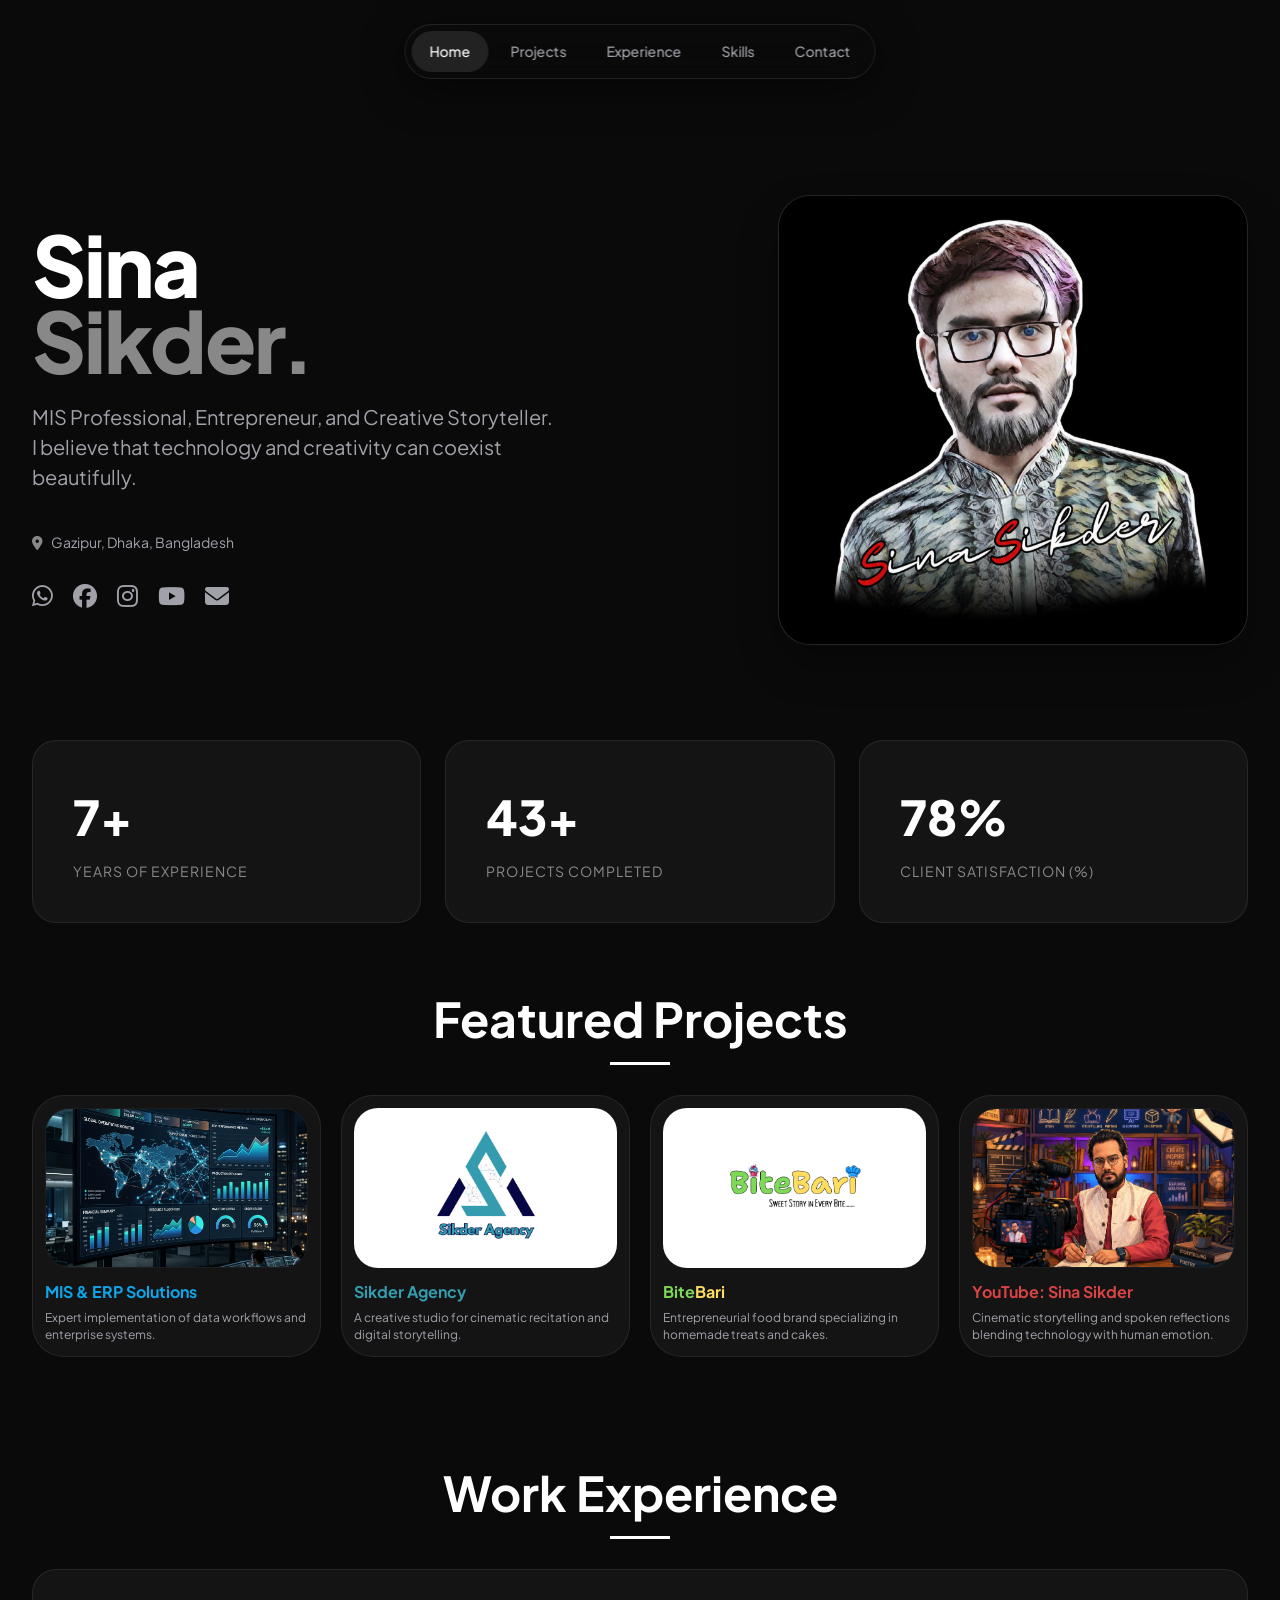
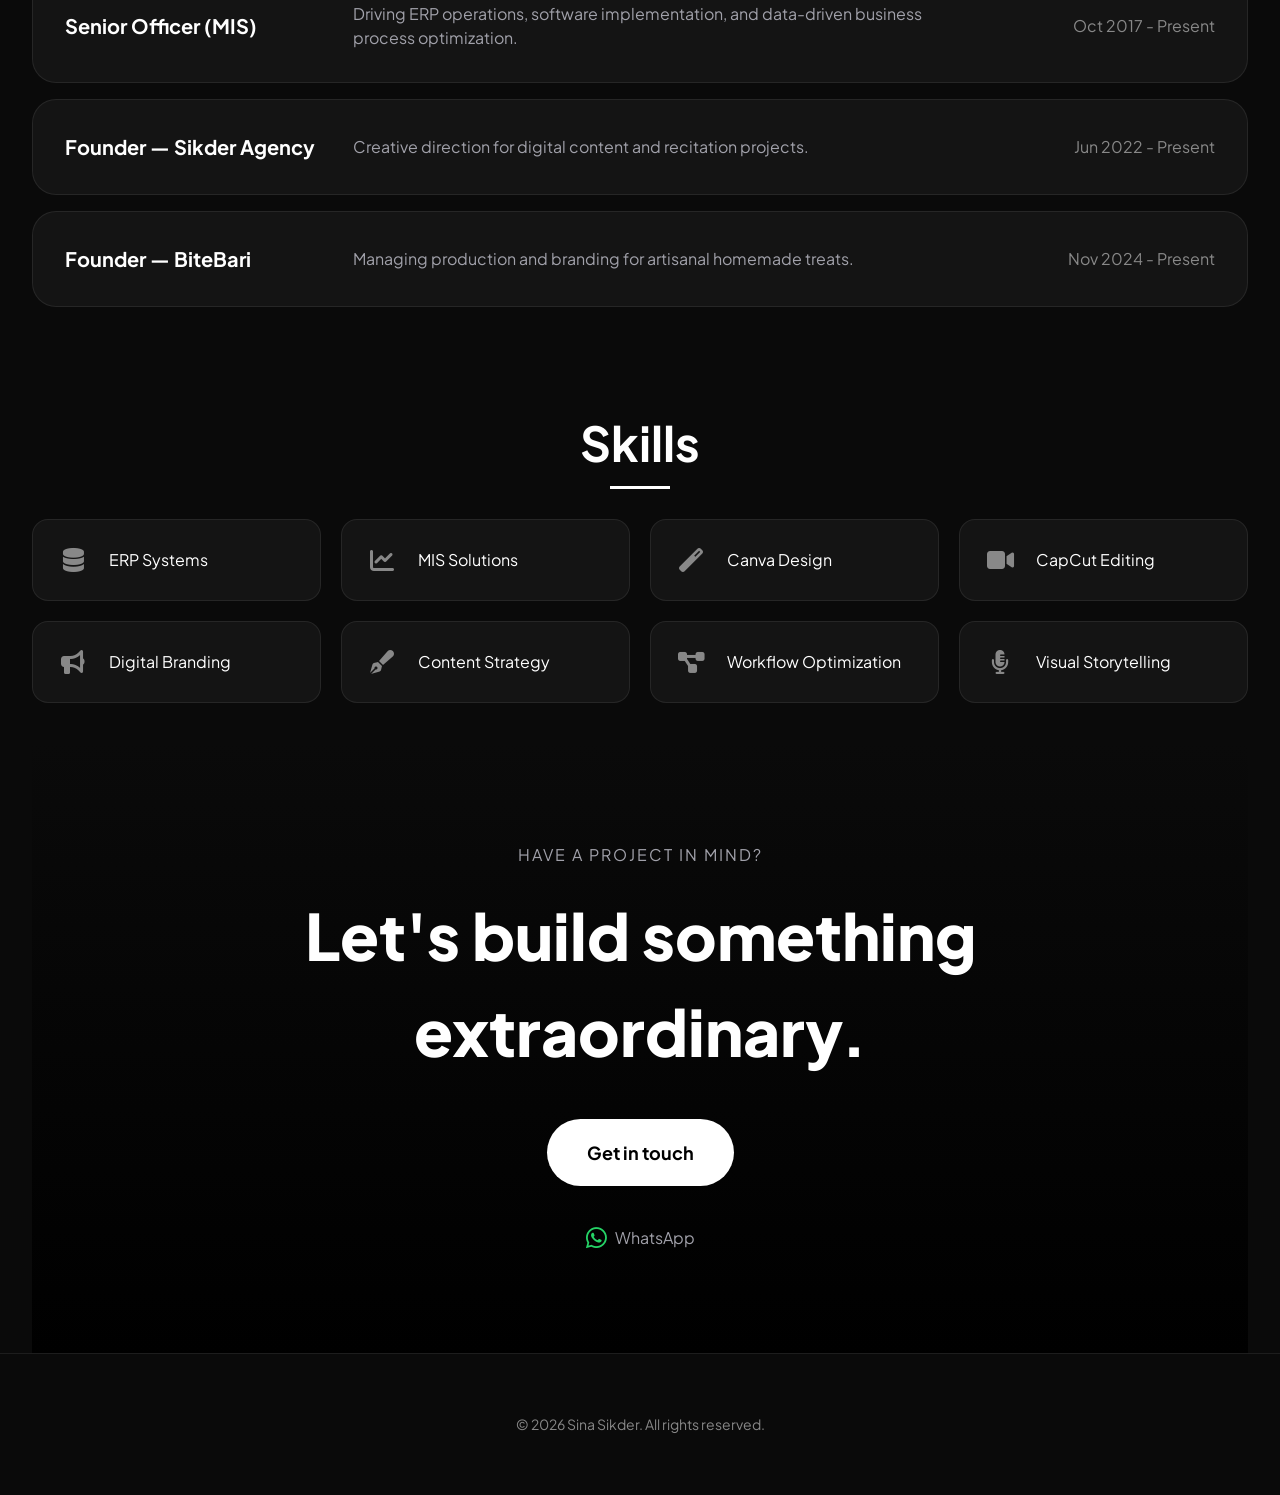
<file: index.html>
<!DOCTYPE html>
<html lang="en">

<head>
    <meta charset="UTF-8">
    <meta name="viewport" content="width=device-width, initial-scale=1.0">
    <title>Sina Sikder | Digital Strategist & Entrepreneur</title>
    <meta name="description"
        content="Portfolio of Sina Sikder, a multi-faceted professional specializing in MIS, ERP implementation, and digital content creation.">
    <link rel="stylesheet" href="style.css">
    <link rel="stylesheet" href="https://cdnjs.cloudflare.com/ajax/libs/font-awesome/6.4.0/css/all.min.css">
</head>

<body>
    <!-- Advanced Cartoon SVG Filter -->
    <svg style="position: absolute; width: 0; height: 0;">
        <filter id="cartoon-filter-svg">
            <feComponentTransfer>
                <feFuncR type="discrete" tableValues="0 0.2 0.4 0.6 0.8 1" />
                <feFuncG type="discrete" tableValues="0 0.2 0.4 0.6 0.8 1" />
                <feFuncB type="discrete" tableValues="0 0.2 0.4 0.6 0.8 1" />
            </feComponentTransfer>
        </filter>
    </svg>

    <!-- Navigation -->
    <div class="nav-wrapper">
        <nav class="nav-bar">
            <a href="#home" class="nav-item active">Home</a>
            <a href="#projects" class="nav-item">Projects</a>
            <a href="#experience" class="nav-item">Experience</a>
            <a href="#tools" class="nav-item">Skills</a>
            <a href="#contact" class="nav-item">Contact</a>
        </nav>
    </div>

    <main class="container">
        <!-- Hero Section -->
        <section id="home" class="hero reveal">
            <div class="hero-text">
                <h1 class="hero-title">
                    <span class="sina">Sina</span> <br>
                    <span class="sikder">Sikder.</span>
                </h1>
                <p>MIS Professional, Entrepreneur, and Creative Storyteller. <br>I believe that technology and
                    creativity can coexist beautifully.</p>
                <div
                    style="display: flex; align-items: center; gap: 8px; color: var(--text-secondary); margin-bottom: 24px; font-size: 14px;">
                    <i class="fas fa-map-marker-alt" style="color: var(--accent-muted);"></i>
                    <span>Gazipur, Dhaka, Bangladesh</span>
                </div>
                <div class="social-bar">
                    <a href="https://wa.me/8801715442997" target="_blank" title="WhatsApp"><i class="fab fa-whatsapp"></i></a>
                    <a href="https://facebook.com/imsinasikder" target="_blank" title="Facebook"><i class="fab fa-facebook"></i></a>
                    <a href="https://instagram.com/imsinasikder" target="_blank" title="Instagram"><i class="fab fa-instagram"></i></a>
                    <a href="https://youtube.com/@imsinasikder" target="_blank" title="YouTube"><i class="fab fa-youtube"></i></a>
                    <a href="mailto:imsinasikder@gmail.com" title="Email"><i class="fas fa-envelope"></i></a>
                </div>
            </div>
            <div class="hero-image-card">
                <img src="profile.jpg" alt="Sina Sikder">
            </div>
        </section>

        <!-- Stats Grid -->
        <div class="stats-grid reveal">
            <div class="stat-card">
                <h2 class="counter" data-target="9">0</h2>
                <p>Years of Experience</p>
            </div>
            <div class="stat-card">
                <h2 class="counter" data-target="55">0</h2>
                <p>Projects Completed</p>
            </div>
            <div class="stat-card">
                <h2 class="counter" data-target="100">0</h2>
                <p>Client Satisfaction (%)</p>
            </div>
        </div>

        <!-- Projects Section -->
        <section id="projects">
            <div class="projects-header reveal">
                <h2>Featured Projects</h2>
            </div>
            <div class="projects-grid">
                <a href="erp_solutions.html" class="project-card reveal" style="--card-glow: #0EA5E9;">
                    <div class="project-thumb full-thumb">
                        <img src="erp.png" alt="MIS & ERP">
                    </div>
                    <div class="project-info">
                        <h3 style="color: #0EA5E9;">MIS & ERP Solutions</h3>
                        <p>Expert implementation of data workflows and enterprise systems.</p>
                    </div>
                </a>
                <a href="sikder_agency.html" class="project-card reveal" style="--card-glow: #359CAF;">
                    <div class="project-thumb" style="background: #FFFFFF;">
                        <img src="sikder_agency.png" alt="Sikder Agency">
                    </div>
                    <div class="project-info">
                        <h3 style="color: #359CAF;">Sikder Agency</h3>
                        <p>A creative studio for cinematic recitation and digital storytelling.</p>
                    </div>
                </a>
                <a href="bitebari.html" class="project-card reveal" style="--card-glow: #7ed957;">
                    <div class="project-thumb" style="background: #FFFFFF;">
                        <img src="bitebari.png" alt="BiteBari">
                    </div>
                    <div class="project-info">
                        <h3><span style="color: #7ed957;">Bite</span><span style="color: #ffde5f;">Bari</span></h3>
                        <p>Entrepreneurial food brand specializing in homemade treats and cakes.</p>
                    </div>
                </a>
                <a href="youtube.html" class="project-card reveal" style="--card-glow: #D74344;">
                    <div class="project-thumb full-thumb">
                        <img src="youtube.png" alt="YouTube Content">
                    </div>
                    <div class="project-info">
                        <h3 style="color: #D74344;">YouTube: Sina Sikder</h3>
                        <p>Cinematic storytelling and spoken reflections blending technology with human emotion.</p>
                    </div>
                </a>
            </div>
        </section>

        <!-- Experience Section -->
        <section id="experience">
            <div class="projects-header reveal">
                <h2>Work Experience</h2>
            </div>
            <div class="experience-list">
                <div class="exp-item reveal">
                    <h3>Senior Officer (MIS)</h3>
                    <p>Driving ERP operations, software implementation, and data-driven business process optimization.
                    </p>
                    <div class="exp-date">Oct 2017 - Present</div>
                </div>
                <div class="exp-item reveal">
                    <h3>Founder — Sikder Agency</h3>
                    <p>Creative direction for digital content and recitation projects.</p>
                    <div class="exp-date">Jun 2022 - Present</div>
                </div>
                <div class="exp-item reveal">
                    <h3>Founder — BiteBari</h3>
                    <p>Managing production and branding for artisanal homemade treats.</p>
                    <div class="exp-date">Nov 2024 - Present</div>
                </div>
            </div>
        </section>

        <!-- Tools Section -->
        <section id="tools">
            <div class="projects-header reveal">
                <h2>Skills</h2>
            </div>
            <div class="tools-grid">
                <div class="tool-card reveal">
                    <div class="tool-icon"><i class="fas fa-database"></i></div>
                    <span>ERP Systems</span>
                </div>
                <div class="tool-card reveal">
                    <div class="tool-icon"><i class="fas fa-chart-line"></i></div>
                    <span>MIS Solutions</span>
                </div>
                <div class="tool-card reveal">
                    <div class="tool-icon"><i class="fas fa-magic"></i></div>
                    <span>Canva Design</span>
                </div>
                <div class="tool-card reveal">
                    <div class="tool-icon"><i class="fas fa-video"></i></div>
                    <span>CapCut Editing</span>
                </div>
                <div class="tool-card reveal">
                    <div class="tool-icon"><i class="fas fa-bullhorn"></i></div>
                    <span>Digital Branding</span>
                </div>
                <div class="tool-card reveal">
                    <div class="tool-icon"><i class="fas fa-pen-fancy"></i></div>
                    <span>Content Strategy</span>
                </div>
                <div class="tool-card reveal">
                    <div class="tool-icon"><i class="fas fa-project-diagram"></i></div>
                    <span>Workflow Optimization</span>
                </div>
                <div class="tool-card reveal">
                    <div class="tool-icon"><i class="fas fa-microphone-alt"></i></div>
                    <span>Visual Storytelling</span>
                </div>
            </div>
        </section>

        <!-- Contact Section -->
        <section id="contact" class="contact-footer">
            <div class="reveal">
                <p
                    style="color: var(--text-secondary); margin-bottom: 20px; text-transform: uppercase; letter-spacing: 2px;">
                    Have a project in mind?</p>
                <h2>Let's build something <br>extraordinary.</h2>
                <a href="mailto:info.sikderagency@gmail.com" class="cta-button">Get in touch</a>
                <div class="contact-links">
                    <a href="https://wa.me/8801738010414" target="_blank" class="contact-link-item">
                        <i class="fab fa-whatsapp"></i>
                        <span>WhatsApp</span>
                    </a>
                </div>
            </div>
        </section>
    </main>

    <footer class="footer">
        <p>&copy; 2026 Sina Sikder. All rights reserved.</p>
    </footer>

    <!-- Back to Top -->
    <button id="backToTop" class="back-to-top" title="Back to Top">
        <i class="fas fa-arrow-up"></i>
    </button>

    <script src="script.js"></script>
</body>

</html>
</file>
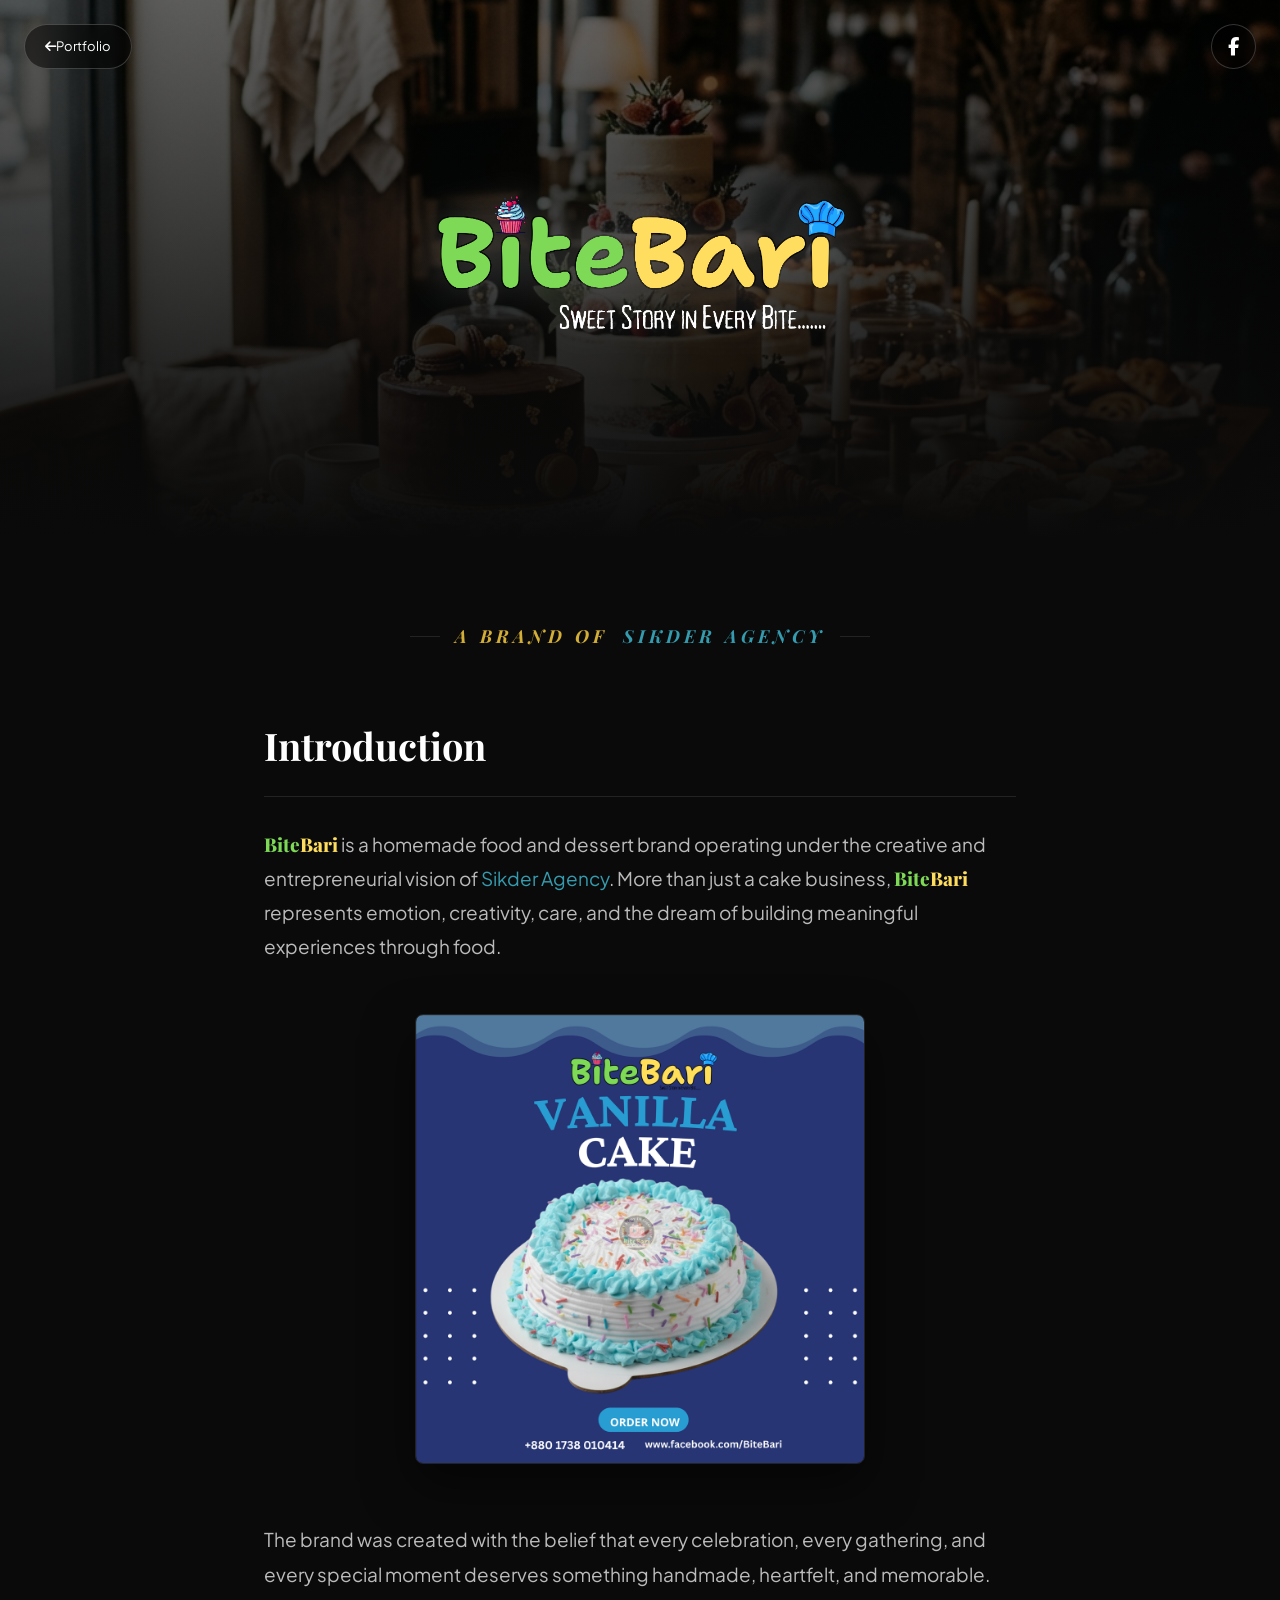
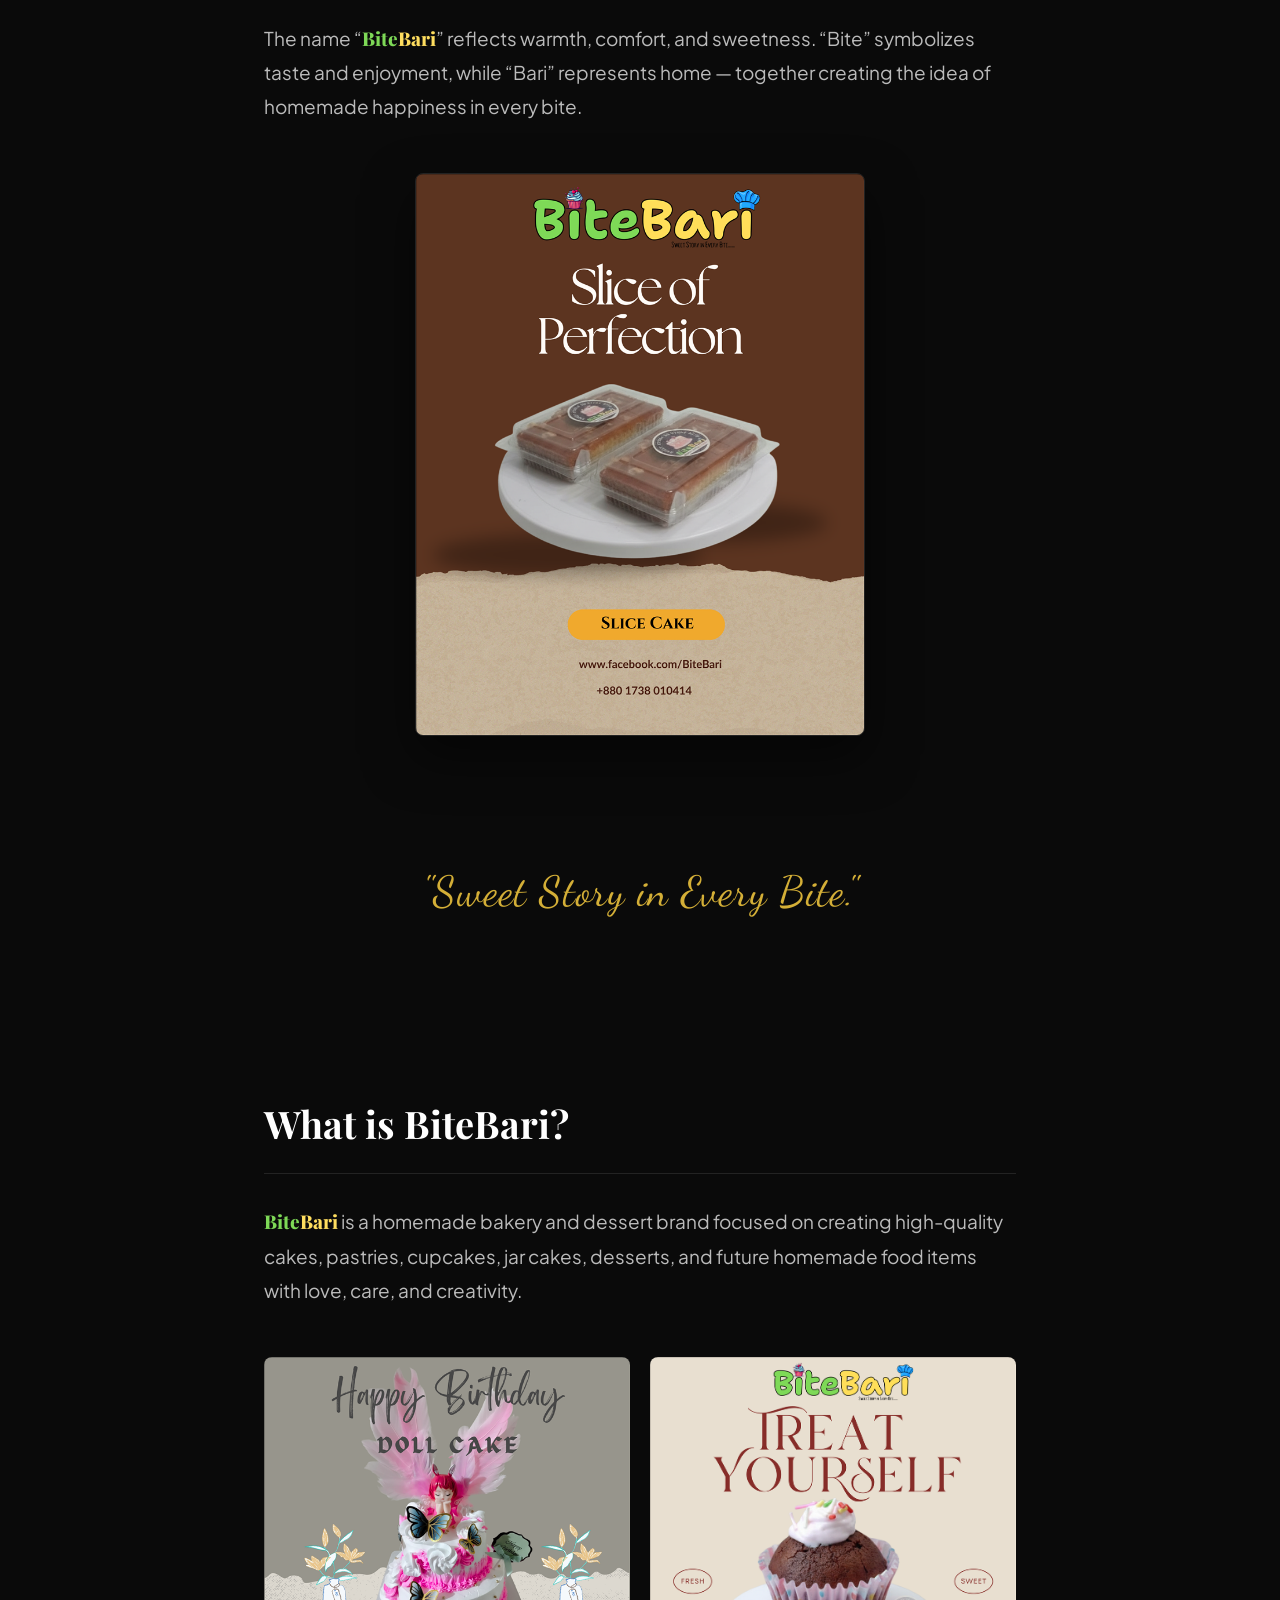
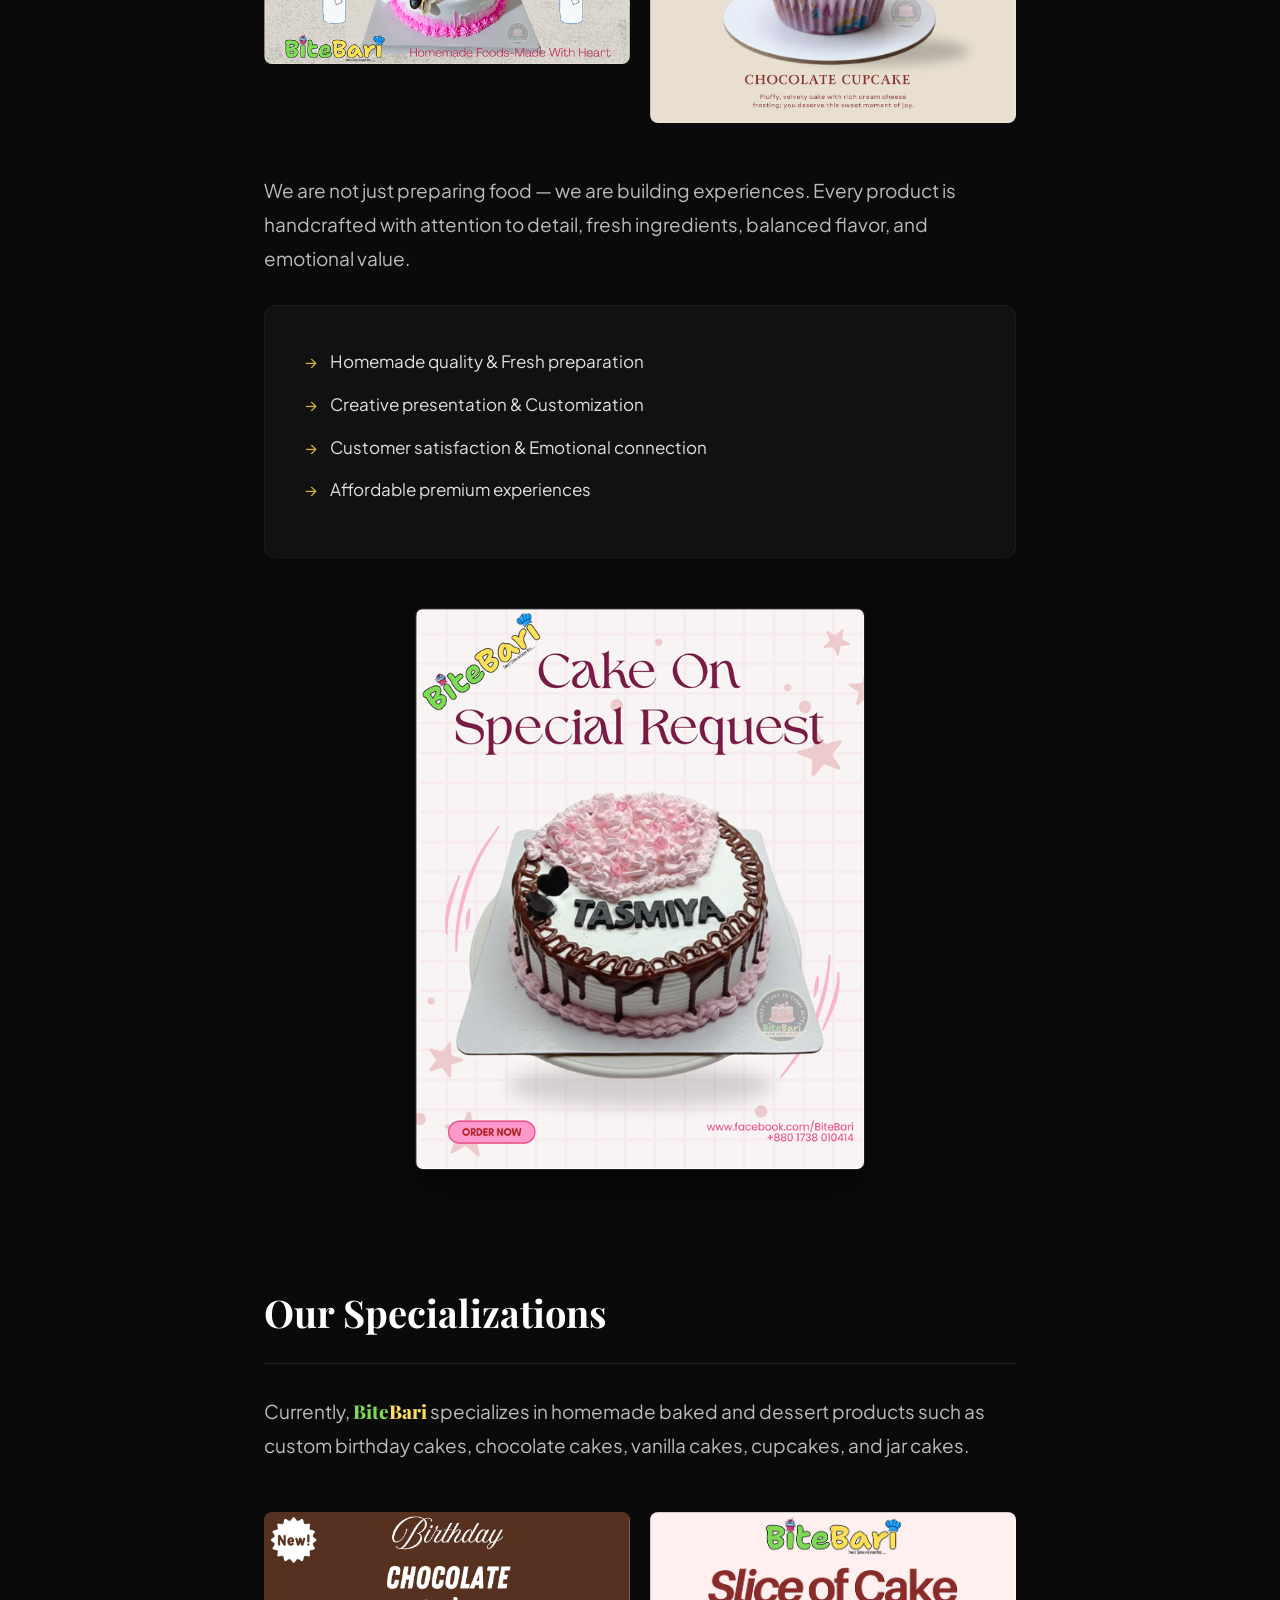
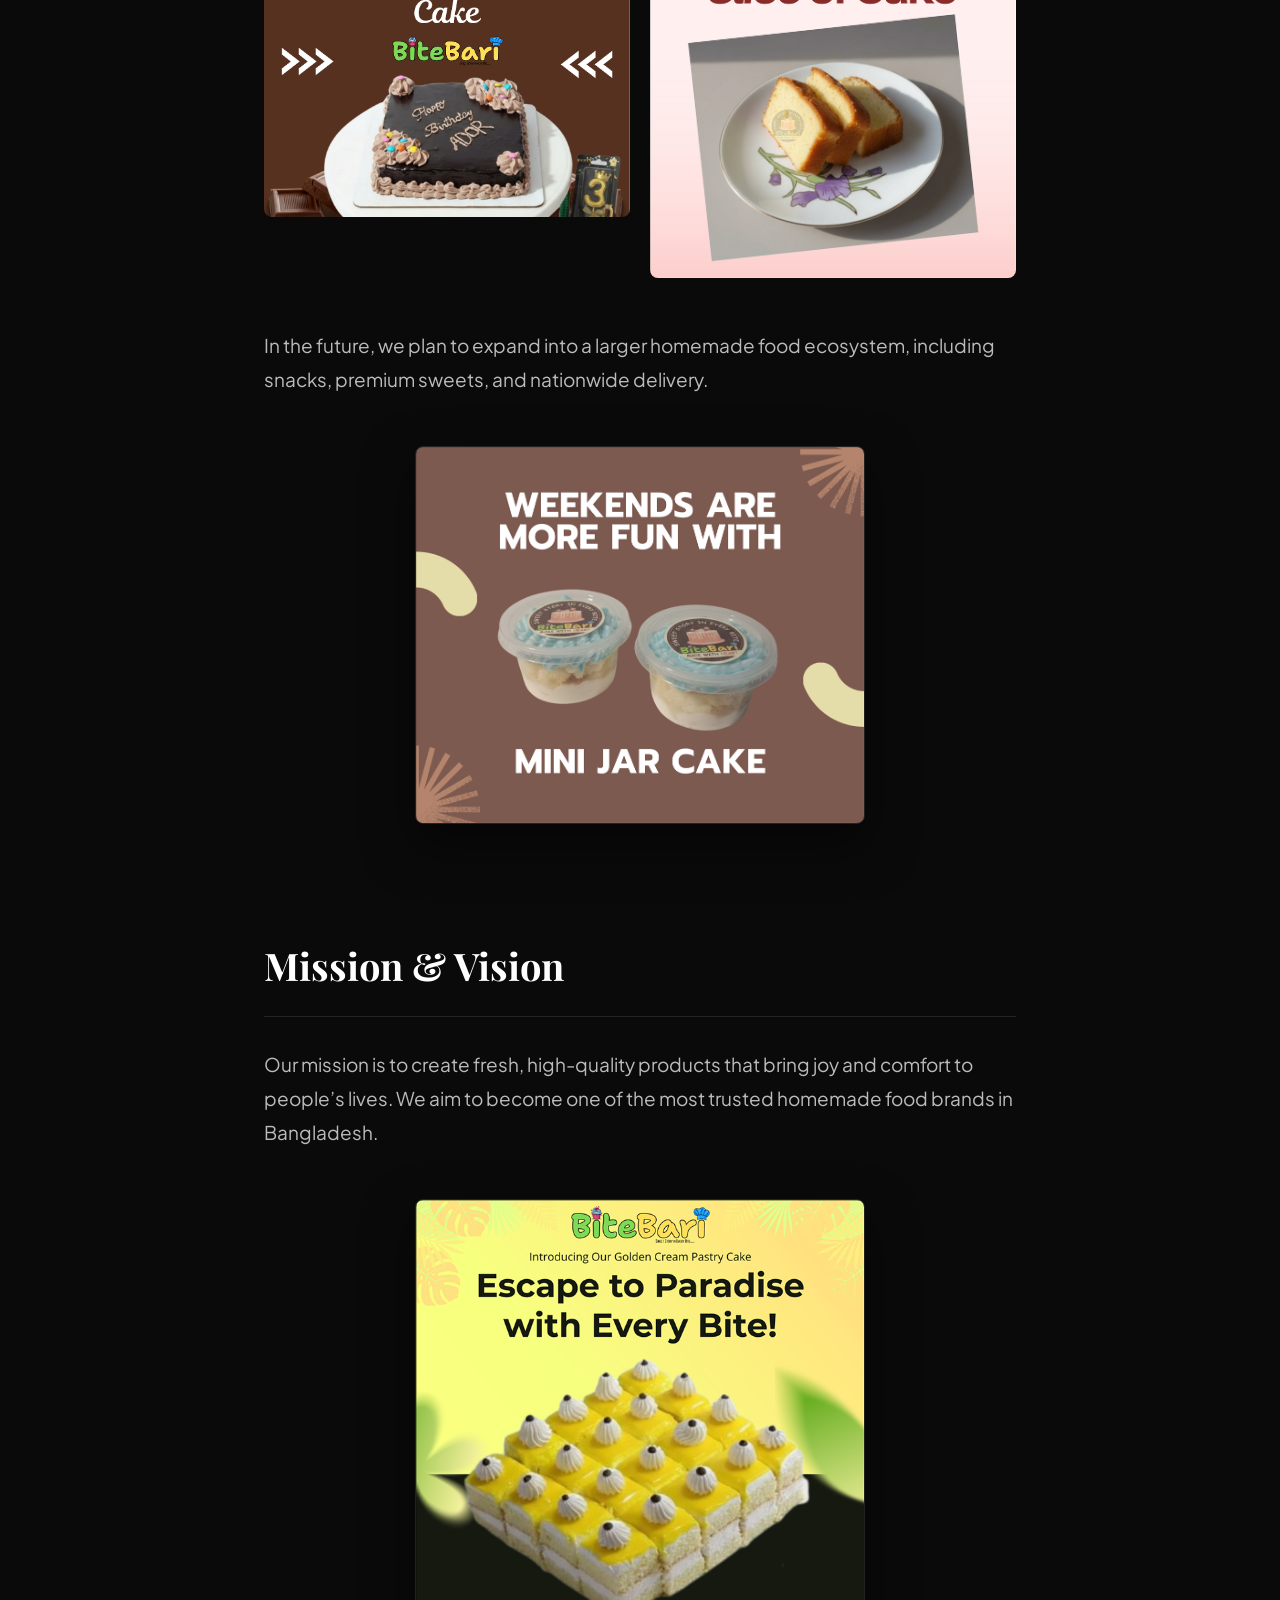
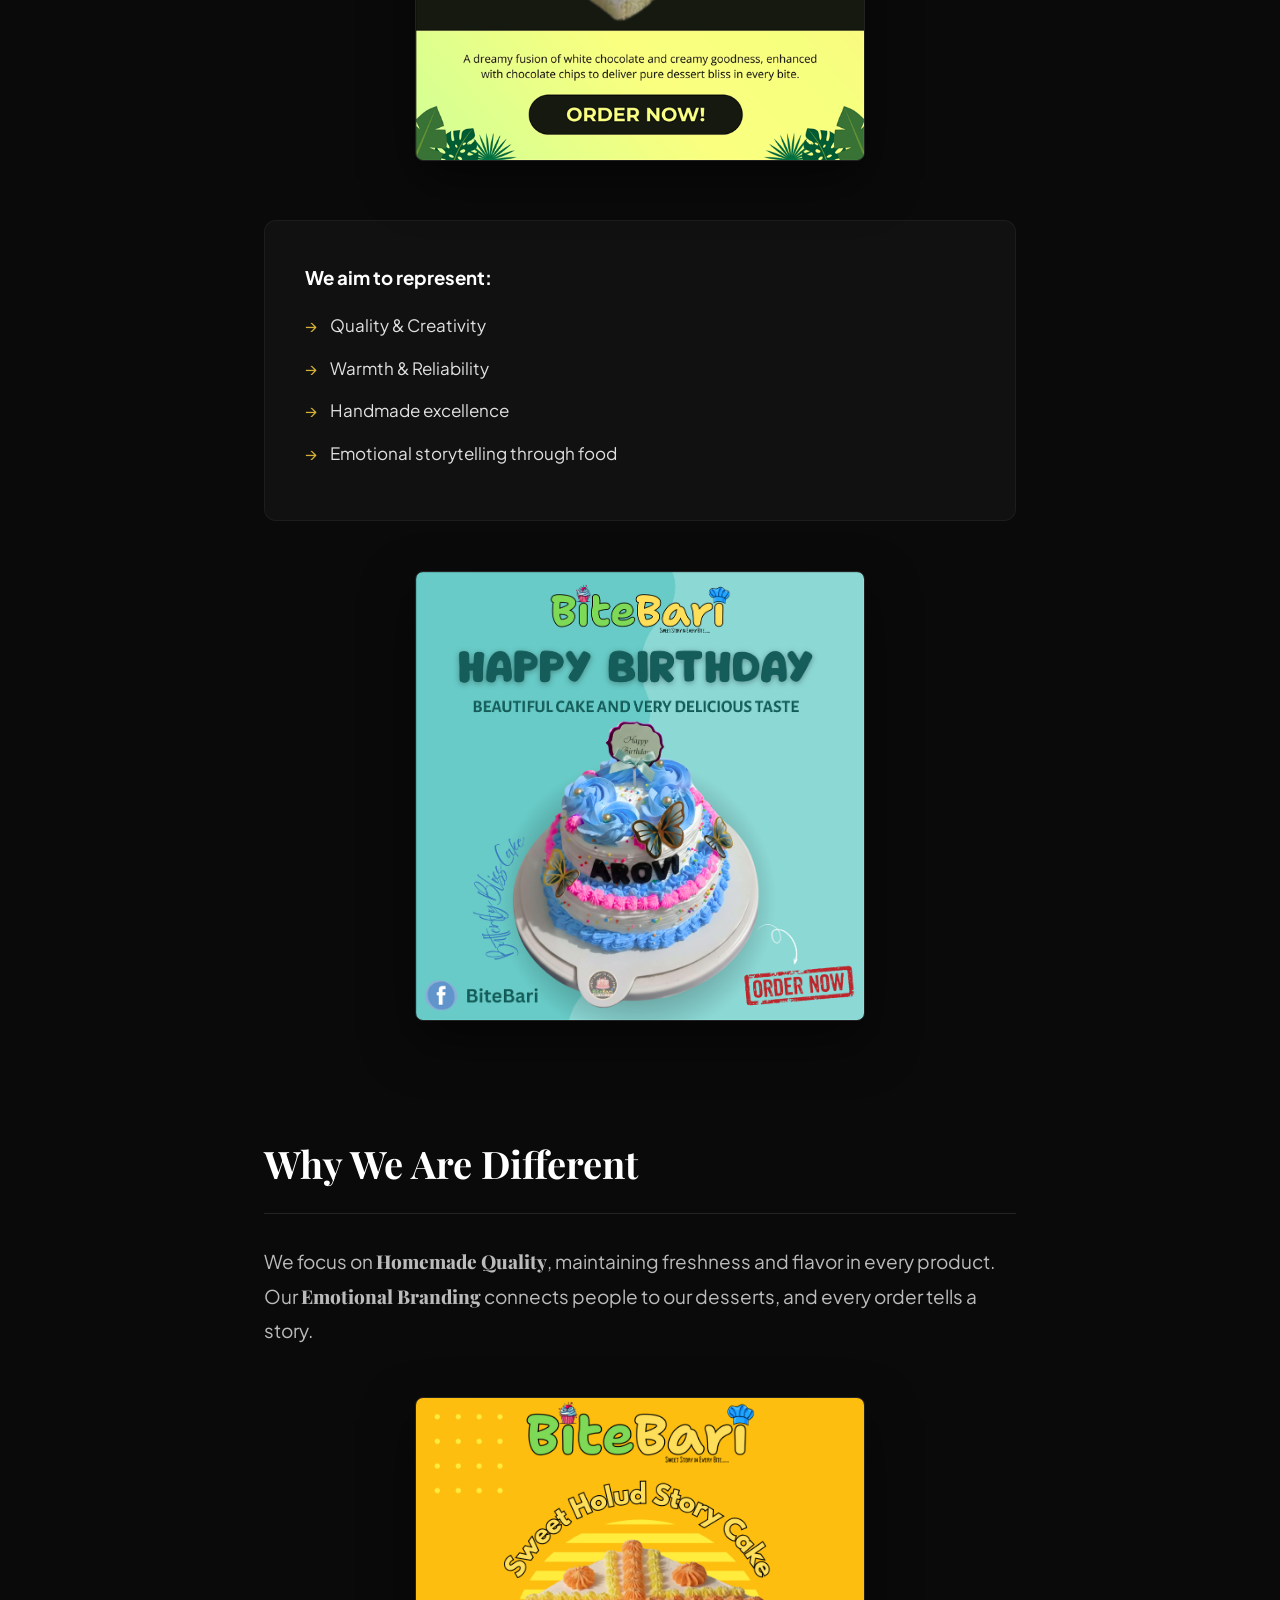
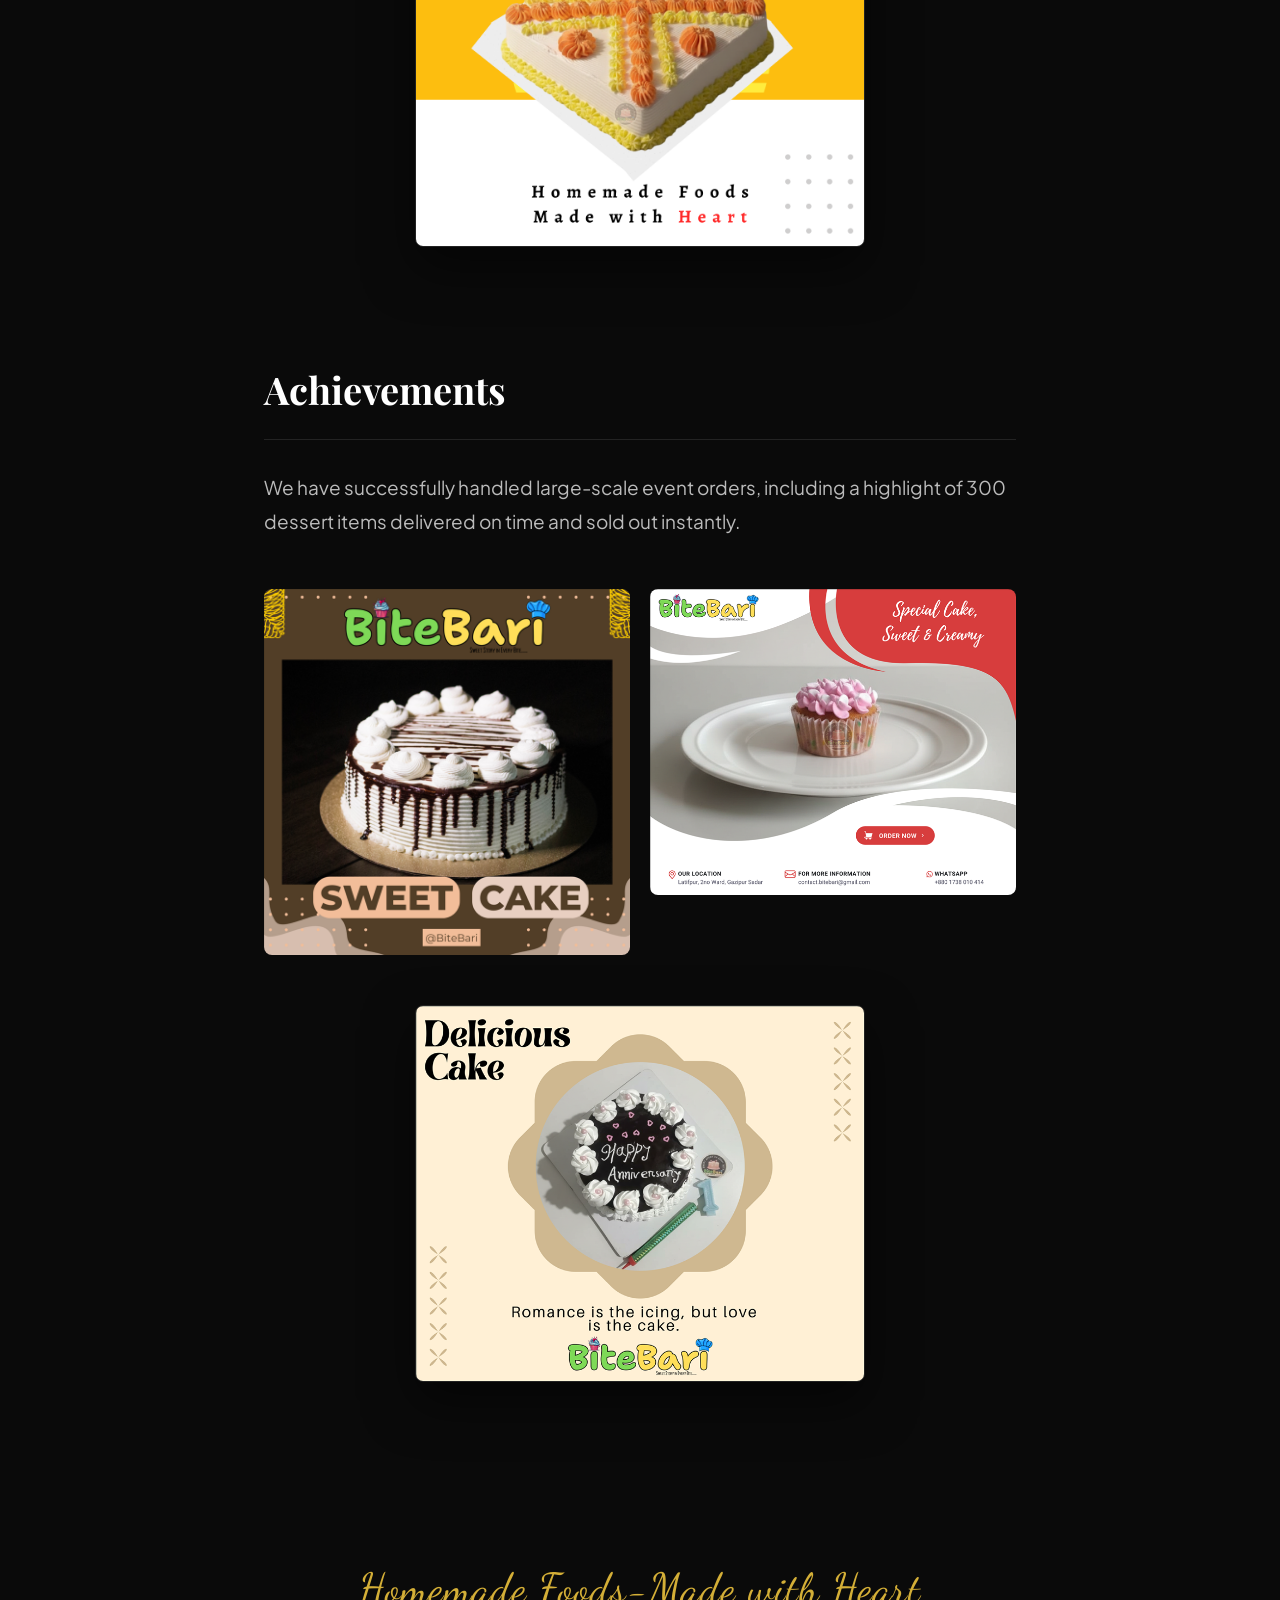
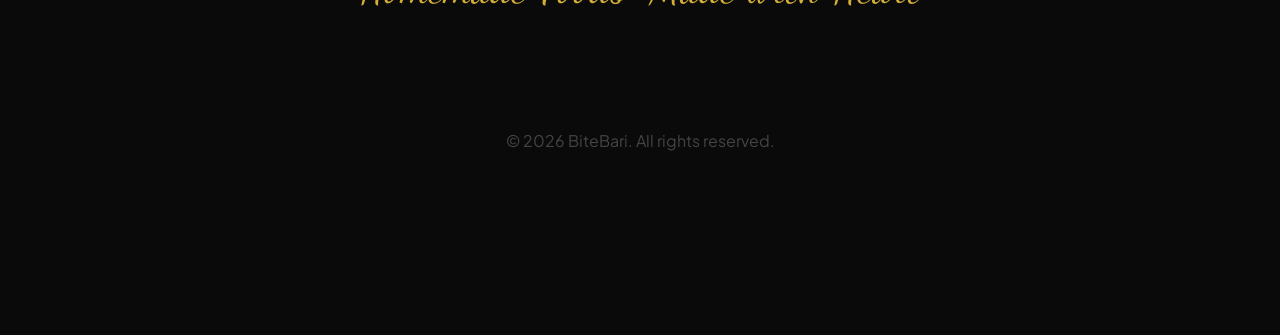
<file: bitebari.html>
<!DOCTYPE html>
<html lang="en">
<head>
    <meta charset="UTF-8">
    <meta name="viewport" content="width=device-width, initial-scale=1.0">
    <title>BiteBari | Brand Story</title>
    <link rel="stylesheet" href="style.css">
    <link rel="stylesheet" href="https://fonts.googleapis.com/css2?family=Playfair+Display:ital,wght@0,700;0,900;1,700&family=Plus+Jakarta+Sans:wght@400;500;600;700;800&family=Dancing+Script:wght@700&display=swap">
    <link rel="stylesheet" href="https://cdnjs.cloudflare.com/ajax/libs/font-awesome/6.4.0/css/all.min.css">
    <style>
        :root {
            --bb-accent: #D4AF37;
            --bb-charcoal: #0A0A0A;
            --bb-gray: #E0E0E0;
            --agency-blue: #359CAF;
        }
        body {
            background: var(--bb-charcoal);
            color: var(--bb-gray);
            font-family: 'Plus Jakarta Sans', sans-serif;
            line-height: 1.8;
            overflow-x: hidden;
        }
        
        .hero-banner {
            height: 60vh;
            background: linear-gradient(rgba(0,0,0,0.6), #0A0A0A), url('bb_hero_bg.png') no-repeat center center;
            background-size: cover;
            display: flex;
            justify-content: center;
            align-items: center;
            padding: 0 24px;
        }
        .brand-logo-large {
            width: 420px; /* Slightly bigger as requested */
            max-width: 100%;
            filter: drop-shadow(0 0 20px rgba(255,255,255,0.2));
            mix-blend-mode: lighten;
        }
        
        .article-container {
            max-width: 800px;
            margin: 0 auto;
            padding: 80px 24px;
        }
        
        .section-header {
            margin-bottom: 60px;
            text-align: center;
        }
        .section-header h1 {
            font-family: 'Playfair Display', serif;
            font-size: 64px;
            font-weight: 900;
            color: #FFF;
            margin-bottom: 10px;
            letter-spacing: -2px;
        }
        .section-header p {
            font-family: 'Playfair Display', serif;
            font-weight: 700;
            font-style: italic;
            text-transform: uppercase;
            letter-spacing: 4px;
            font-size: 18px;
            display: flex;
            align-items: center;
            justify-content: center;
            gap: 15px;
        }
        .section-header p::before, .section-header p::after {
            content: '';
            height: 1px;
            width: 30px;
            background: rgba(255,255,255,0.1);
        }
        .intro-text { color: var(--bb-accent); }

        .content-block {
            margin-bottom: 100px;
        }
        .content-block h2 {
            font-family: 'Playfair Display', serif;
            font-size: 38px;
            margin-bottom: 30px;
            color: #FFF;
            border-bottom: 1px solid rgba(255,255,255,0.1);
            padding-bottom: 15px;
        }
        .content-block p {
            font-size: 19px;
            margin-bottom: 30px;
            color: #BBB;
        }
        
        .brand-text {
            font-weight: 800;
            font-family: 'Playfair Display', serif;
        }
        .bite { color: #7ed957; }
        .bari { color: #ffde5f; }
        .agency { color: var(--agency-blue); }

        .img-wrap {
            margin: 50px 0;
            text-align: center;
        }
        .img-wrap img {
            max-width: 450px;
            width: 100%;
            border-radius: 8px;
            border: 1px solid rgba(255, 255, 255, 0.1);
            box-shadow: 0 20px 50px rgba(0,0,0,0.5);
        }
        .img-grid {
            display: grid;
            grid-template-columns: 1fr 1fr;
            gap: 20px;
            margin: 50px 0;
        }
        .img-grid img {
            width: 100%;
            border-radius: 8px;
        }

        .list-wrap {
            background: #111;
            padding: 40px;
            border-radius: 12px;
            border: 1px solid rgba(255,255,255,0.05);
            margin-bottom: 40px;
        }
        ul {
            list-style: none;
            padding: 0;
        }
        ul li {
            padding-left: 25px;
            position: relative;
            margin-bottom: 12px;
            font-size: 17px;
        }
        ul li::before {
            content: '→';
            position: absolute;
            left: 0;
            color: var(--bb-accent);
        }

        .callout {
            font-family: 'Dancing Script', cursive;
            font-size: 42px;
            text-align: center;
            padding: 60px 0;
            color: var(--bb-accent);
            position: relative;
            letter-spacing: 1px;
        }

        .back-nav {
            position: fixed;
            top: 24px;
            left: 24px;
            z-index: 1000;
        }
        .social-nav {
            position: fixed;
            top: 24px;
            right: 24px;
            z-index: 1000;
        }
        .btn-back, .btn-social {
            background: rgba(0,0,0,0.5);
            backdrop-filter: blur(10px);
            padding: 10px 20px;
            border-radius: 100px;
            color: #FFF;
            text-decoration: none;
            border: 1px solid rgba(255,255,255,0.2);
            font-size: 13px;
            transition: all 0.3s ease;
            display: flex;
            align-items: center;
            justify-content: center;
        }
        .btn-social {
            width: 45px;
            height: 45px;
            padding: 0;
            font-size: 18px;
        }
        .btn-back:hover, .btn-social:hover {
            background: var(--bb-accent);
            border-color: var(--bb-accent);
            color: #000;
            transform: scale(1.05);
        }

        @media (max-width: 768px) {
            .section-header h1 {
                font-size: 42px;
            }
            .hero-banner {
                height: 40vh;
            }
            .brand-logo-large {
                width: 280px;
            }
            .article-container {
                padding: 40px 20px;
            }
            .content-block h2 {
                font-size: 28px;
            }
            .img-grid {
                grid-template-columns: 1fr;
            }
            .callout {
                font-size: 32px;
            }
            .back-nav, .social-nav {
                top: 15px;
            }
            .back-nav { left: 15px; }
            .social-nav { right: 15px; }
            .btn-back {
                padding: 8px 15px;
                font-size: 11px;
            }
        }
    </style>
</head>
<body>

    <div class="back-nav">
        <a href="index.html" class="btn-back"><i class="fas fa-arrow-left"></i> Portfolio</a>
    </div>

    <div class="social-nav">
        <a href="https://facebook.com/bitebari" target="_blank" class="btn-social"><i class="fab fa-facebook-f"></i></a>
    </div>

    <header class="hero-banner">
        <img src="header-logo.png" alt="BiteBari" class="brand-logo-large">
    </header>

    <main class="article-container">
        
        <div class="section-header">
            <p><span class="intro-text">A Brand of</span> <span class="agency">Sikder Agency</span></p>
        </div>

        <!-- Introduction -->
        <div class="content-block reveal">
            <h2>Introduction</h2>
            <p><span class="brand-text"><span class="bite">Bite</span><span class="bari">Bari</span></span> is a homemade food and dessert brand operating under the creative and entrepreneurial vision of <span class="agency">Sikder Agency</span>. More than just a cake business, <span class="brand-text"><span class="bite">Bite</span><span class="bari">Bari</span></span> represents emotion, creativity, care, and the dream of building meaningful experiences through food.</p>
            <div class="img-wrap"><img src="BB/1.png" alt="BiteBari Creation"></div>
            <p>The brand was created with the belief that every celebration, every gathering, and every special moment deserves something handmade, heartfelt, and memorable.</p>
            <p>The name “<span class="brand-text"><span class="bite">Bite</span><span class="bari">Bari</span></span>” reflects warmth, comfort, and sweetness. “Bite” symbolizes taste and enjoyment, while “Bari” represents home — together creating the idea of homemade happiness in every bite.</p>
            <div class="img-wrap"><img src="BB/2.png" alt="BiteBari Product"></div>
            <div class="callout">"Sweet Story in Every Bite."</div>
        </div>

        <!-- What is BiteBari -->
        <div class="content-block reveal">
            <h2>What is BiteBari?</h2>
            <p><span class="brand-text"><span class="bite">Bite</span><span class="bari">Bari</span></span> is a homemade bakery and dessert brand focused on creating high-quality cakes, pastries, cupcakes, jar cakes, desserts, and future homemade food items with love, care, and creativity.</p>
            <div class="img-grid">
                <img src="BB/Birthday Doll Cake.png" alt="Special Cake">
                <img src="BB/3.png" alt="Sweet Treat">
            </div>
            <p>We are not just preparing food — we are building experiences. Every product is handcrafted with attention to detail, fresh ingredients, balanced flavor, and emotional value.</p>
            <div class="list-wrap">
                <ul>
                    <li>Homemade quality & Fresh preparation</li>
                    <li>Creative presentation & Customization</li>
                    <li>Customer satisfaction & Emotional connection</li>
                    <li>Affordable premium experiences</li>
                </ul>
            </div>
            <div class="img-wrap"><img src="BB/4.png" alt="BiteBari Selection"></div>
        </div>

        <!-- Offerings -->
        <div class="content-block reveal">
            <h2>Our Specializations</h2>
            <p>Currently, <span class="brand-text"><span class="bite">Bite</span><span class="bari">Bari</span></span> specializes in homemade baked and dessert products such as custom birthday cakes, chocolate cakes, vanilla cakes, cupcakes, and jar cakes.</p>
            <div class="img-grid">
                <img src="BB/5.png" alt="Cake">
                <img src="BB/6.png" alt="Cupcake">
            </div>
            <p>In the future, we plan to expand into a larger homemade food ecosystem, including snacks, premium sweets, and nationwide delivery.</p>
            <div class="img-wrap"><img src="BB/Mini Jar Cake.png" alt="Jar Cake"></div>
        </div>

        <!-- Mission/Vision -->
        <div class="content-block reveal">
            <h2>Mission & Vision</h2>
            <p>Our mission is to create fresh, high-quality products that bring joy and comfort to people’s lives. We aim to become one of the most trusted homemade food brands in Bangladesh.</p>
            <div class="img-wrap"><img src="BB/Cake Sale Promotion Post.png" alt="Promotion"></div>
            <div class="list-wrap">
                <h3 style="color:#FFF; margin-bottom:15px;">We aim to represent:</h3>
                <ul>
                    <li>Quality & Creativity</li>
                    <li>Warmth & Reliability</li>
                    <li>Handmade excellence</li>
                    <li>Emotional storytelling through food</li>
                </ul>
            </div>
            <div class="img-wrap"><img src="BB/Blue Sweet Cake Promo Post.png" alt="Sweet Treat"></div>
        </div>

        <!-- Difference -->
        <div class="content-block reveal">
            <h2>Why We Are Different</h2>
            <p>We focus on <span class="brand-text">Homemade Quality</span>, maintaining freshness and flavor in every product. Our <span class="brand-text">Emotional Branding</span> connects people to our desserts, and every order tells a story.</p>
            <div class="img-wrap"><img src="BB/11.png" alt="BiteBari Quality"></div>
        </div>

        <!-- Achievements -->
        <div class="content-block reveal">
            <h2>Achievements</h2>
            <p>We have successfully handled large-scale event orders, including a highlight of 300 dessert items delivered on time and sold out instantly.</p>
            <div class="img-grid">
                <img src="BB/9.png" alt="Event">
                <img src="BB/10.png" alt="Event Success">
            </div>
            <div class="img-wrap"><img src="BB/Vanilla Delicious Cake Facebook Post.png" alt="Product"></div>
        </div>

        <div class="content-block reveal" style="text-align: center;">
            <div class="callout">Homemade Foods-Made with Heart</div>
            <p style="font-size: 16px; margin-top: 40px; color: #444;">&copy; 2026 BiteBari. All rights reserved.</p>
        </div>

    </main>

    <script src="script.js"></script>
</body>
</html>
</file>
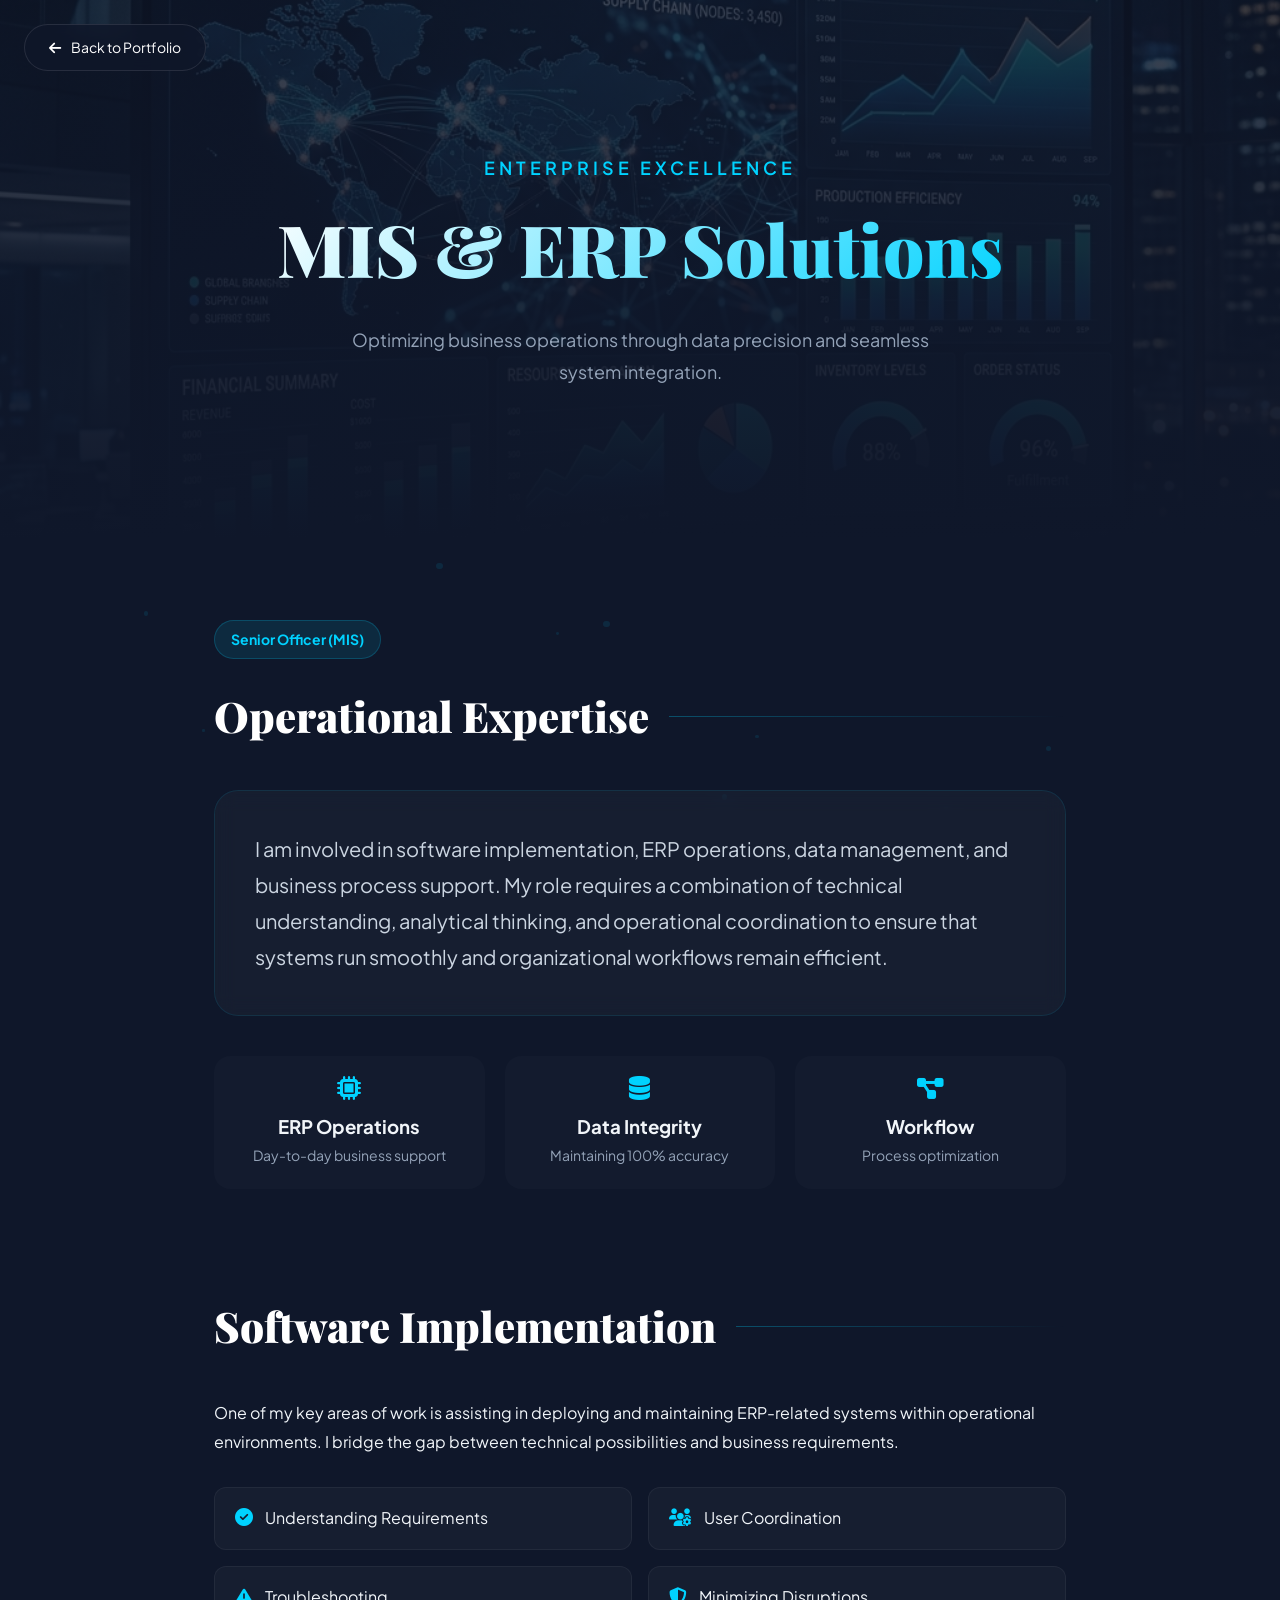
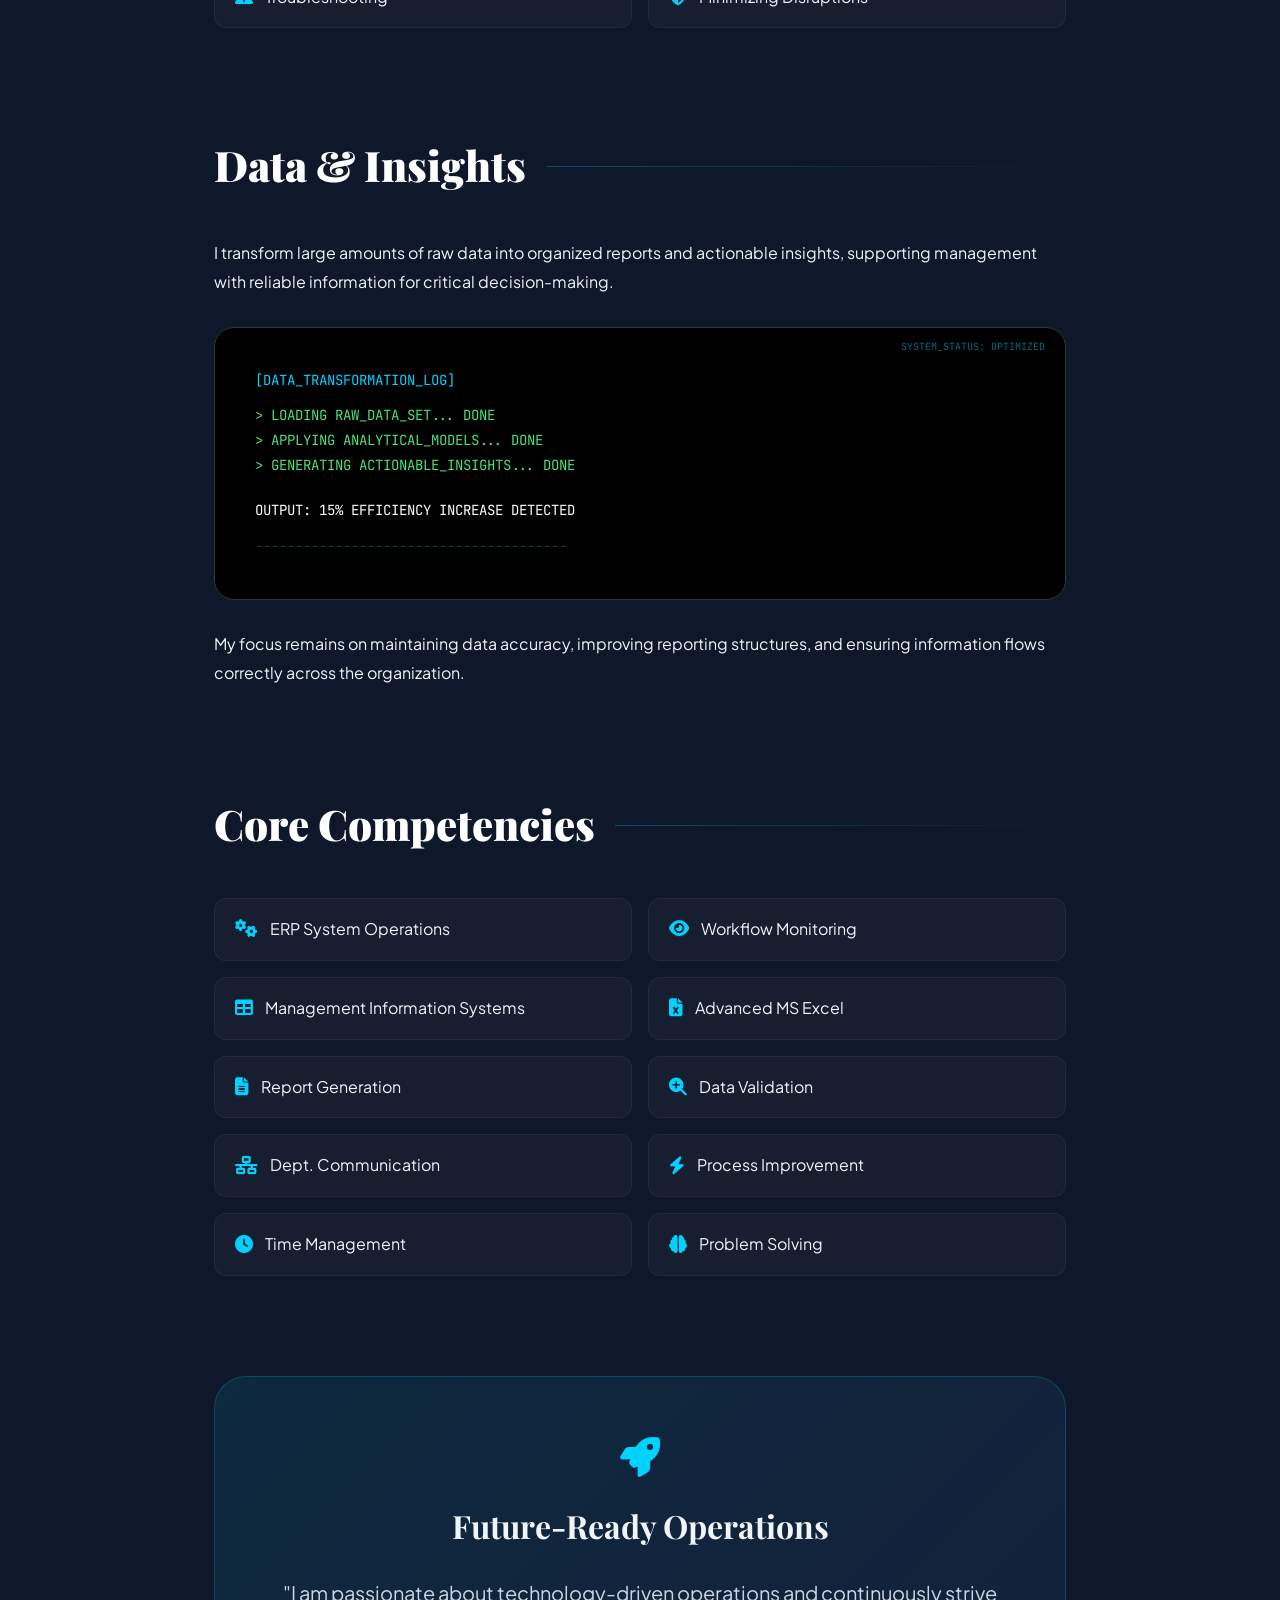
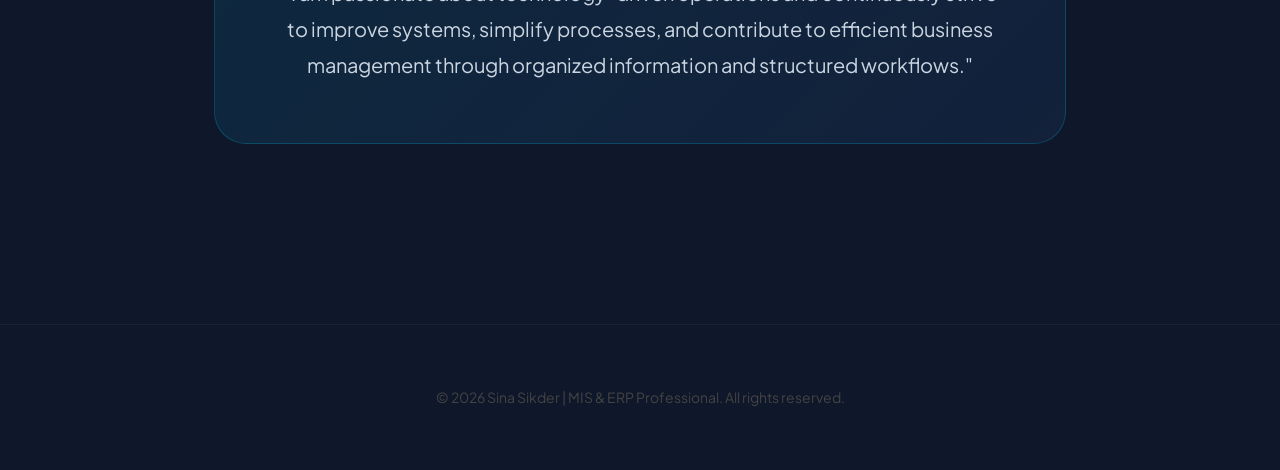
<file: erp_solutions.html>
<!DOCTYPE html>
<html lang="en">
<head>
    <meta charset="UTF-8">
    <meta name="viewport" content="width=device-width, initial-scale=1.0">
    <title>MIS & ERP Solutions | Sina Sikder</title>
    <link rel="stylesheet" href="style.css">
    <link rel="stylesheet" href="https://fonts.googleapis.com/css2?family=Playfair+Display:ital,wght@0,700;0,900;1,700&family=Plus+Jakarta+Sans:wght@400;500;600;700;800&family=JetBrains+Mono:wght@400;700&display=swap">
    <link rel="stylesheet" href="https://cdnjs.cloudflare.com/ajax/libs/font-awesome/6.4.0/css/all.min.css">
    <style>
        :root {
            --erp-primary: #00d2ff;
            --erp-secondary: #3a7bd5;
            --erp-dark: #0f172a;
            --erp-accent: #10b981;
        }
        body {
            background: var(--erp-dark);
            color: #f1f5f9;
            font-family: 'Plus Jakarta Sans', sans-serif;
            line-height: 1.8;
            overflow-x: hidden;
        }
        
        .hero-banner {
            height: 60vh;
            background: linear-gradient(rgba(15, 23, 42, 0.8), var(--erp-dark)), url('erp.png') no-repeat center center;
            background-size: cover;
            display: flex;
            flex-direction: column;
            justify-content: center;
            align-items: center;
            padding: 0 24px;
            text-align: center;
        }
        .hero-title-wrap h1 {
            font-family: 'Playfair Display', serif;
            font-size: clamp(40px, 8vw, 72px);
            font-weight: 900;
            margin-bottom: 10px;
            background: linear-gradient(135deg, #FFF, var(--erp-primary));
            -webkit-background-clip: text;
            -webkit-text-fill-color: transparent;
        }
        .hero-subtitle {
            font-size: 18px;
            letter-spacing: 4px;
            text-transform: uppercase;
            color: var(--erp-primary);
            font-weight: 600;
        }
        
        .article-container {
            max-width: 900px;
            margin: 0 auto;
            padding: 80px 24px;
        }
        
        .content-block {
            margin-bottom: 100px;
        }
        .content-block h2 {
            font-family: 'Playfair Display', serif;
            font-size: 42px;
            font-weight: 900;
            margin-bottom: 35px;
            color: #FFF;
            display: flex;
            align-items: center;
            gap: 20px;
        }
        .content-block h2::after {
            content: '';
            flex: 1;
            height: 1px;
            background: linear-gradient(to right, rgba(0, 210, 255, 0.3), transparent);
        }

        .highlight-card {
            background: rgba(255, 255, 255, 0.03);
            border: 1px solid rgba(0, 210, 255, 0.1);
            padding: 40px;
            border-radius: 24px;
            backdrop-filter: blur(10px);
            margin-bottom: 40px;
        }
        
        .role-badge {
            display: inline-block;
            padding: 6px 16px;
            background: rgba(0, 210, 255, 0.1);
            color: var(--erp-primary);
            border-radius: 100px;
            font-size: 14px;
            font-weight: 700;
            margin-bottom: 20px;
            border: 1px solid rgba(0, 210, 255, 0.2);
        }

        .stats-row {
            display: grid;
            grid-template-columns: repeat(auto-fit, minmax(200px, 1fr));
            gap: 20px;
            margin: 40px 0;
        }
        .stat-item {
            text-align: center;
            padding: 20px;
            background: rgba(255, 255, 255, 0.02);
            border-radius: 16px;
        }
        .stat-item i {
            font-size: 24px;
            color: var(--erp-primary);
            margin-bottom: 10px;
        }
        .stat-item div {
            font-size: 14px;
            color: #94a3b8;
        }

        .skills-grid {
            display: grid;
            grid-template-columns: repeat(auto-fill, minmax(280px, 1fr));
            gap: 16px;
        }
        .skill-tag {
            background: rgba(255, 255, 255, 0.03);
            padding: 16px 20px;
            border-radius: 12px;
            border: 1px solid rgba(255, 255, 255, 0.05);
            display: flex;
            align-items: center;
            gap: 12px;
            transition: all 0.3s ease;
        }
        .skill-tag:hover {
            background: rgba(0, 210, 255, 0.05);
            border-color: var(--erp-primary);
            transform: translateY(-2px);
        }
        .skill-tag i {
            color: var(--erp-primary);
            font-size: 18px;
        }

        .data-viz-box {
            background: #000;
            padding: 40px;
            border-radius: 20px;
            font-family: 'JetBrains Mono', monospace;
            font-size: 14px;
            color: var(--erp-primary);
            border: 1px solid #333;
            position: relative;
            overflow: hidden;
        }
        .data-viz-box::before {
            content: 'SYSTEM_STATUS: OPTIMIZED';
            position: absolute;
            top: 10px;
            right: 20px;
            font-size: 10px;
            opacity: 0.5;
        }

        .vision-section {
            background: linear-gradient(135deg, rgba(0, 210, 255, 0.1), rgba(58, 123, 213, 0.1));
            padding: 60px;
            border-radius: 32px;
            text-align: center;
            border: 1px solid rgba(0, 210, 255, 0.2);
        }
        .vision-section h3 {
            font-family: 'Playfair Display', serif;
            font-size: 32px;
            margin-bottom: 20px;
        }

        .back-nav {
            position: fixed;
            top: 24px;
            left: 24px;
            z-index: 1000;
        }
        .btn-back {
            background: rgba(15, 23, 42, 0.8);
            backdrop-filter: blur(10px);
            padding: 10px 24px;
            border-radius: 100px;
            color: #FFF;
            text-decoration: none;
            border: 1px solid rgba(255,255,255,0.1);
            font-size: 14px;
            display: flex;
            align-items: center;
            gap: 10px;
            transition: all 0.3s ease;
        }
        .btn-back:hover {
            background: var(--erp-primary);
            color: var(--erp-dark);
            border-color: var(--erp-primary);
        }

        /* Particle Background */
        .particles {
            position: fixed;
            top: 0;
            left: 0;
            width: 100%;
            height: 100%;
            z-index: -1;
            overflow: hidden;
            pointer-events: none;
        }
        .particle {
            position: absolute;
            background: var(--erp-primary);
            border-radius: 50%;
            opacity: 0.1;
            animation: float 20s infinite linear;
        }
        @keyframes float {
            0% { transform: translateY(0) rotate(0deg); opacity: 0; }
            10% { opacity: 0.1; }
            90% { opacity: 0.1; }
            100% { transform: translateY(-100vh) rotate(360deg); opacity: 0; }
        }

        @media (max-width: 768px) {
            .hero-banner { height: 40vh; padding: 0 15px; }
            .hero-title-wrap h1 { font-size: 36px; }
            .hero-subtitle { font-size: 14px; letter-spacing: 2px; }
            .article-container { padding: 40px 15px; }
            .content-block h2 { font-size: 28px; }
            .highlight-card { padding: 24px; }
            .highlight-card p { font-size: 16px; }
            .stats-row { grid-template-columns: 1fr; }
            .skills-grid { grid-template-columns: 1fr; }
            .data-viz-box { padding: 20px; font-size: 12px; }
            .vision-section { padding: 30px 15px; border-radius: 20px; }
            .vision-section h3 { font-size: 24px; }
            .back-nav { top: 15px; left: 15px; }
            .btn-back { padding: 8px 16px; font-size: 12px; }
        }
    </style>
</head>
<body>

    <div class="particles" id="particles"></div>

    <div class="back-nav">
        <a href="index.html" class="btn-back"><i class="fas fa-arrow-left"></i> Back to Portfolio</a>
    </div>

    <header class="hero-banner">
        <div class="hero-subtitle">Enterprise Excellence</div>
        <div class="hero-title-wrap">
            <h1>MIS & ERP Solutions</h1>
        </div>
        <p style="max-width: 600px; color: #94a3b8; font-size: 18px;">Optimizing business operations through data precision and seamless system integration.</p>
    </header>

    <main class="article-container">
        
        <!-- Professional Summary -->
        <div class="content-block reveal">
            <div class="role-badge">Senior Officer (MIS)</div>
            <h2>Operational Expertise</h2>
            <div class="highlight-card">
                <p style="font-size: 20px; color: #cbd5e1; margin-bottom: 0;">
                    I am involved in software implementation, ERP operations, data management, and business process support. My role requires a combination of technical understanding, analytical thinking, and operational coordination to ensure that systems run smoothly and organizational workflows remain efficient.
                </p>
            </div>
            <div class="stats-row">
                <div class="stat-item">
                    <i class="fas fa-microchip"></i>
                    <h3>ERP Operations</h3>
                    <div>Day-to-day business support</div>
                </div>
                <div class="stat-item">
                    <i class="fas fa-database"></i>
                    <h3>Data Integrity</h3>
                    <div>Maintaining 100% accuracy</div>
                </div>
                <div class="stat-item">
                    <i class="fas fa-project-diagram"></i>
                    <h3>Workflow</h3>
                    <div>Process optimization</div>
                </div>
            </div>
        </div>

        <!-- Software Implementation -->
        <div class="content-block reveal">
            <h2>Software Implementation</h2>
            <p>One of my key areas of work is assisting in deploying and maintaining ERP-related systems within operational environments. I bridge the gap between technical possibilities and business requirements.</p>
            <div class="skills-grid" style="margin-top: 30px;">
                <div class="skill-tag"><i class="fas fa-check-circle"></i> Understanding Requirements</div>
                <div class="skill-tag"><i class="fas fa-users-cog"></i> User Coordination</div>
                <div class="skill-tag"><i class="fas fa-exclamation-triangle"></i> Troubleshooting</div>
                <div class="skill-tag"><i class="fas fa-shield-alt"></i> Minimizing Disruptions</div>
            </div>
        </div>

        <!-- Data Insights -->
        <div class="content-block reveal">
            <h2>Data & Insights</h2>
            <p>I transform large amounts of raw data into organized reports and actionable insights, supporting management with reliable information for critical decision-making.</p>
            <div class="data-viz-box" style="margin: 30px 0;">
                <div style="margin-bottom: 10px;">[DATA_TRANSFORMATION_LOG]</div>
                <div style="color: #4ade80;">> LOADING RAW_DATA_SET... DONE</div>
                <div style="color: #4ade80;">> APPLYING ANALYTICAL_MODELS... DONE</div>
                <div style="color: #4ade80;">> GENERATING ACTIONABLE_INSIGHTS... DONE</div>
                <div style="color: #FFF; margin-top: 20px;">OUTPUT: 15% EFFICIENCY INCREASE DETECTED</div>
                <div style="margin-top: 10px; opacity: 0.3;">---------------------------------------</div>
            </div>
            <p>My focus remains on maintaining data accuracy, improving reporting structures, and ensuring information flows correctly across the organization.</p>
        </div>

        <!-- Professional Skills -->
        <div class="content-block reveal">
            <h2>Core Competencies</h2>
            <div class="skills-grid">
                <div class="skill-tag"><i class="fas fa-cogs"></i> ERP System Operations</div>
                <div class="skill-tag"><i class="fas fa-eye"></i> Workflow Monitoring</div>
                <div class="skill-tag"><i class="fas fa-table"></i> Management Information Systems</div>
                <div class="skill-tag"><i class="fas fa-file-excel"></i> Advanced MS Excel</div>
                <div class="skill-tag"><i class="fas fa-file-alt"></i> Report Generation</div>
                <div class="skill-tag"><i class="fas fa-search-plus"></i> Data Validation</div>
                <div class="skill-tag"><i class="fas fa-network-wired"></i> Dept. Communication</div>
                <div class="skill-tag"><i class="fas fa-bolt"></i> Process Improvement</div>
                <div class="skill-tag"><i class="fas fa-clock"></i> Time Management</div>
                <div class="skill-tag"><i class="fas fa-brain"></i> Problem Solving</div>
            </div>
        </div>

        <!-- Vision -->
        <div class="content-block reveal">
            <div class="vision-section">
                <i class="fas fa-rocket" style="font-size: 40px; color: var(--erp-primary); margin-bottom: 20px;"></i>
                <h3>Future-Ready Operations</h3>
                <p style="font-size: 20px; color: #cbd5e1;">"I am passionate about technology-driven operations and continuously strive to improve systems, simplify processes, and contribute to efficient business management through organized information and structured workflows."</p>
            </div>
        </div>

    </main>

    <footer style="text-align: center; padding: 60px 0; border-top: 1px solid rgba(255,255,255,0.05);">
        <p style="color: #444; font-size: 14px;">&copy; 2026 Sina Sikder | MIS & ERP Professional. All rights reserved.</p>
    </footer>

    <script src="script.js"></script>
    <script>
        // Intersection Observer for reveal animations
        const observerOptions = {
            threshold: 0.1
        };

        const observer = new IntersectionObserver((entries) => {
            entries.forEach(entry => {
                if (entry.isIntersecting) {
                    entry.target.classList.add('active');
                }
            });
        }, observerOptions);

        document.querySelectorAll('.reveal').forEach(el => observer.observe(el));

        // Generate Particles
        const particlesContainer = document.getElementById('particles');
        const particleCount = 20;

        for (let i = 0; i < particleCount; i++) {
            const particle = document.createElement('div');
            particle.className = 'particle';
            
            const size = Math.random() * 5 + 2 + 'px';
            particle.style.width = size;
            particle.style.height = size;
            
            particle.style.left = Math.random() * 100 + 'vw';
            particle.style.top = Math.random() * 100 + 'vh';
            
            particle.style.animationDelay = Math.random() * 20 + 's';
            particle.style.animationDuration = Math.random() * 10 + 15 + 's';
            
            particlesContainer.appendChild(particle);
        }
    </script>
</body>
</html>
</file>
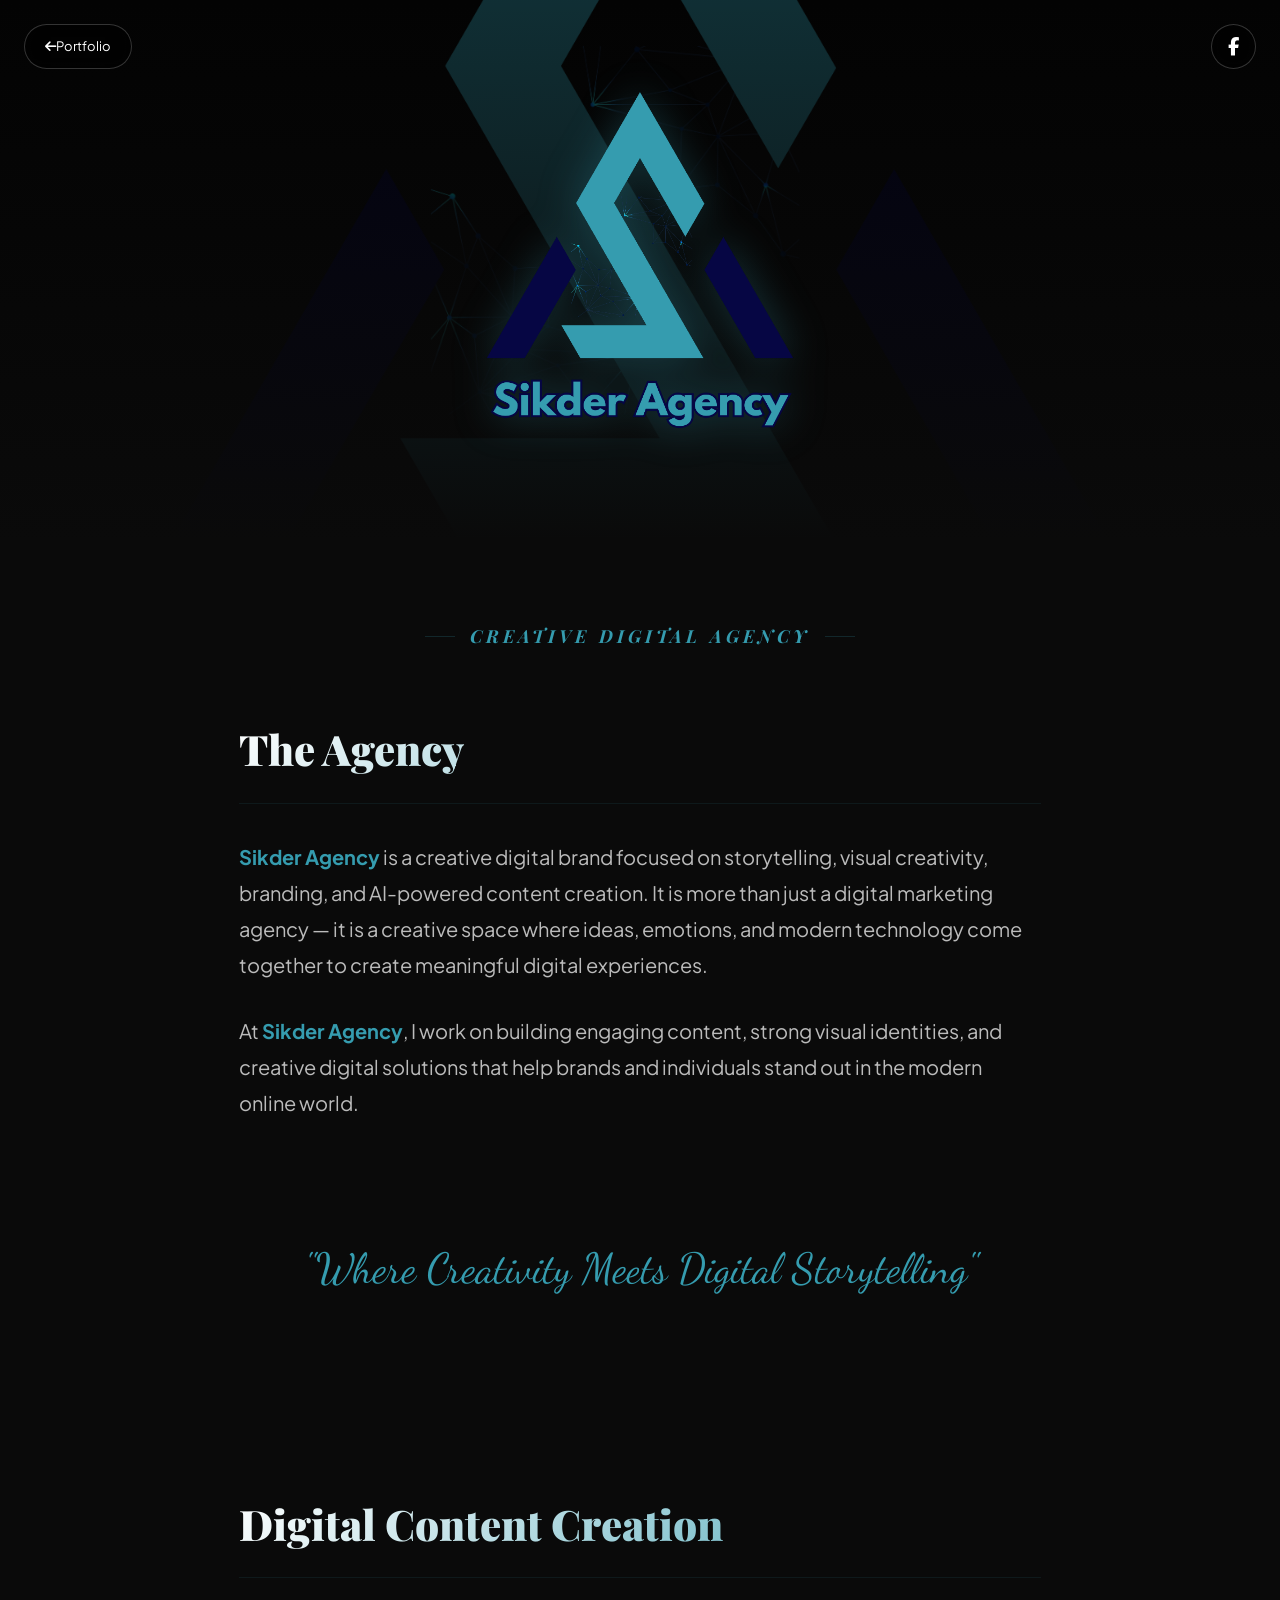
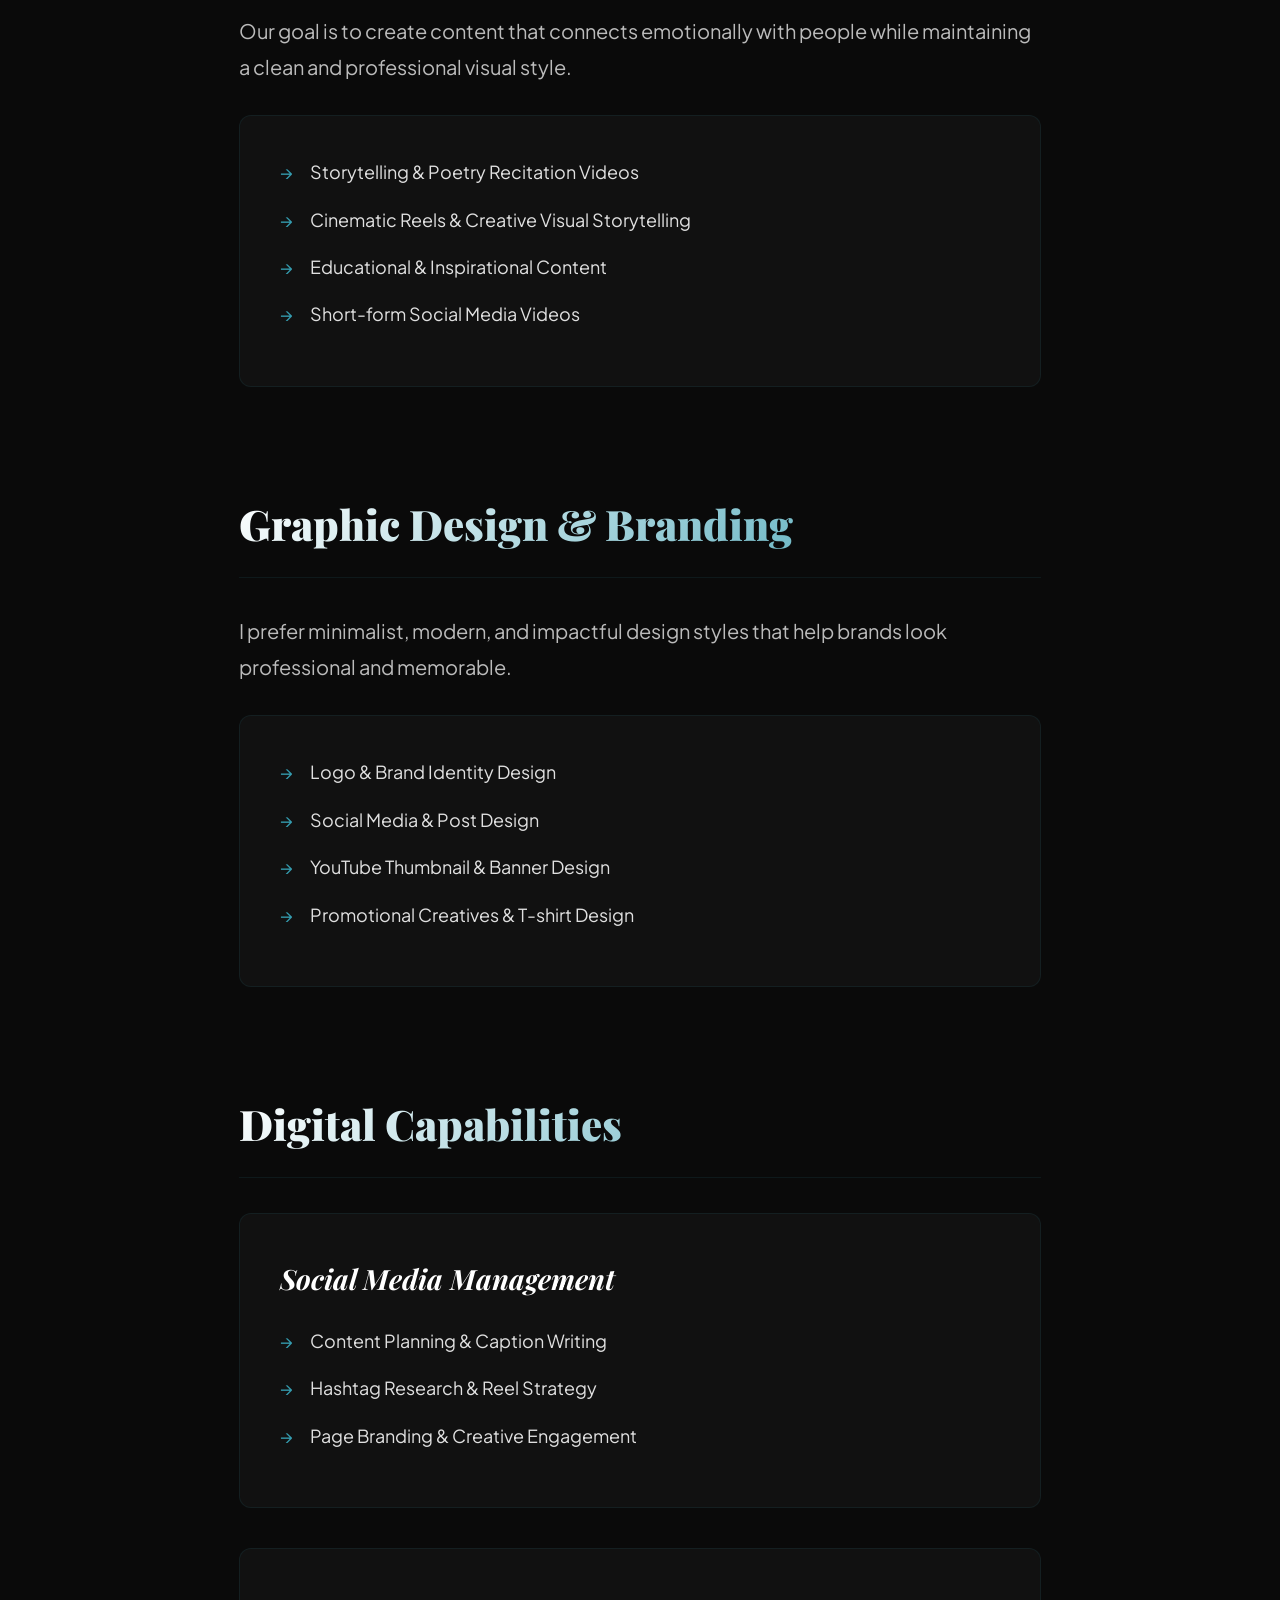
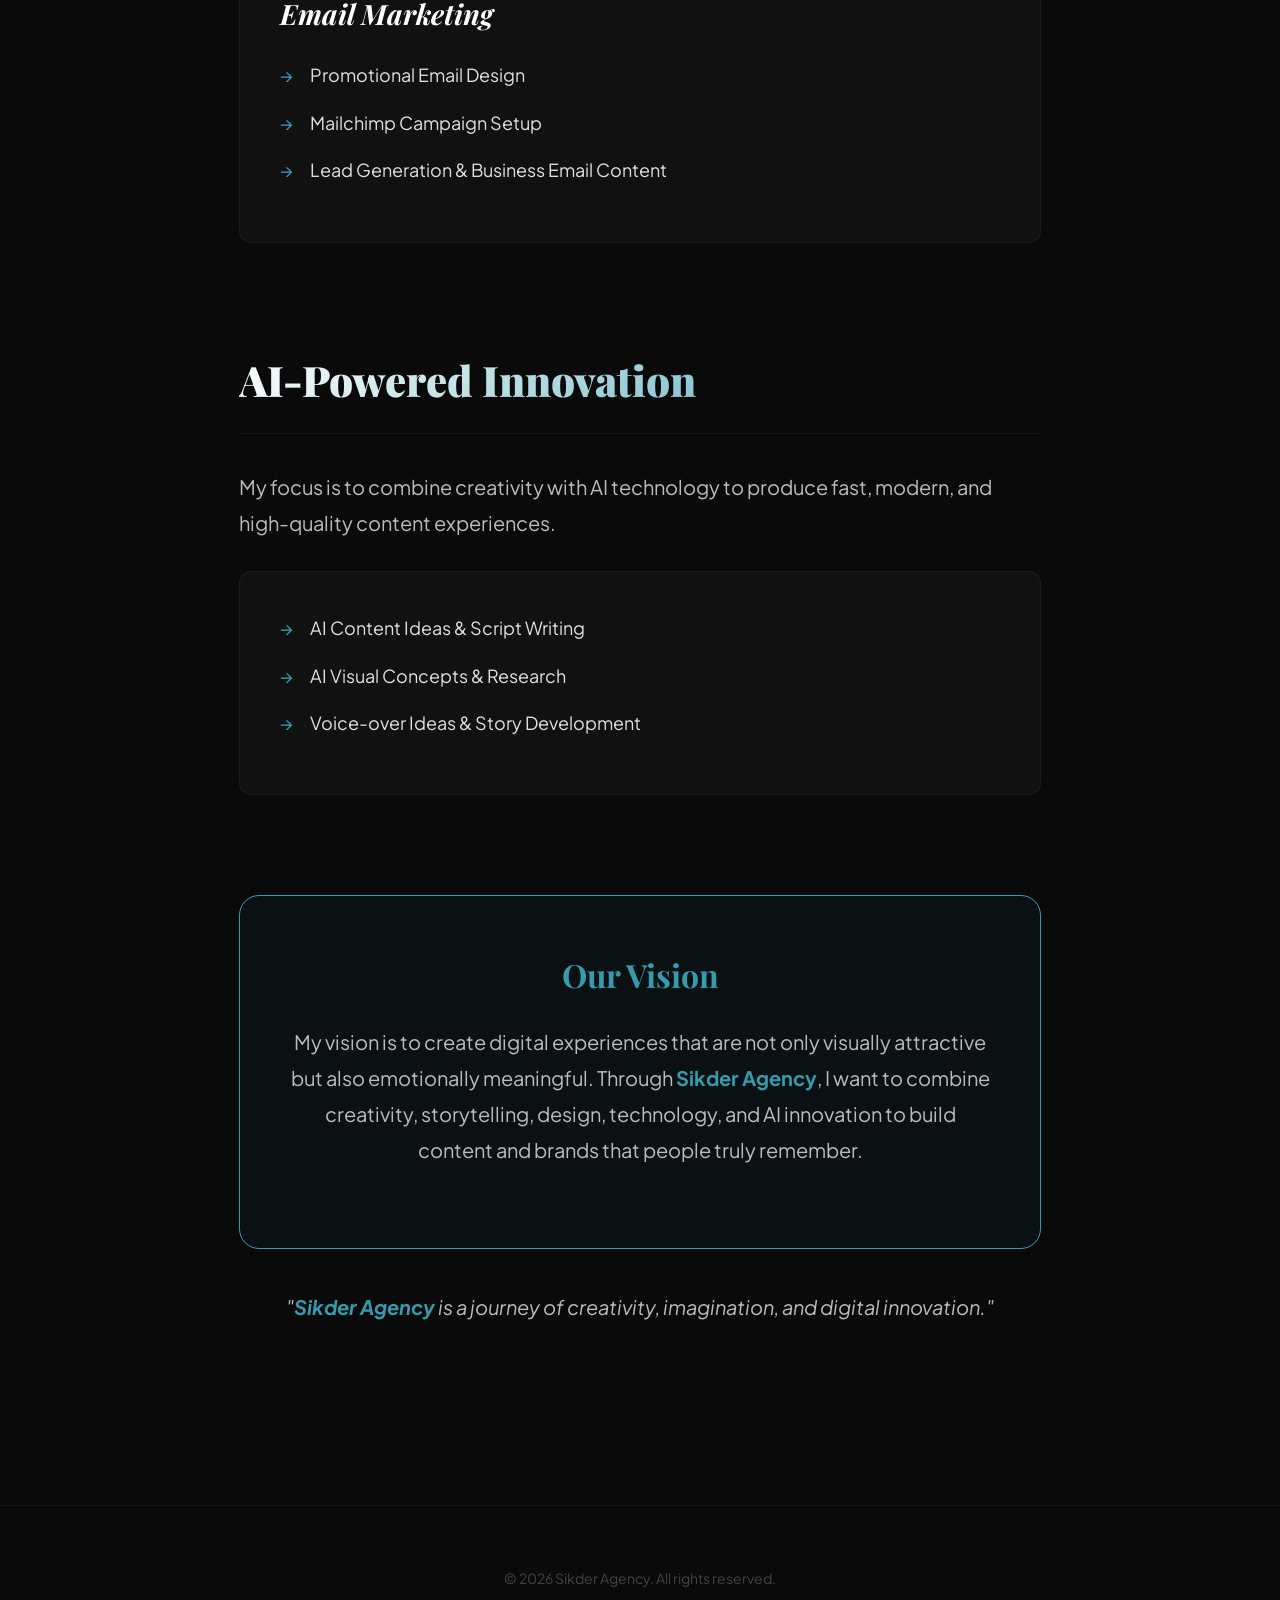
<file: sikder_agency.html>
<!DOCTYPE html>
<html lang="en">
<head>
    <meta charset="UTF-8">
    <meta name="viewport" content="width=device-width, initial-scale=1.0">
    <title>Sikder Agency | Digital Storytelling</title>
    <link rel="stylesheet" href="style.css">
    <link rel="stylesheet" href="https://fonts.googleapis.com/css2?family=Playfair+Display:ital,wght@0,700;0,900;1,700&family=Plus+Jakarta+Sans:wght@400;500;600;700;800&family=Dancing+Script:wght@700&display=swap">
    <link rel="stylesheet" href="https://cdnjs.cloudflare.com/ajax/libs/font-awesome/6.4.0/css/all.min.css">
    <style>
        :root {
            --agency-blue: #359CAF;
            --agency-charcoal: #0A0A0A;
        }
        body {
            background: var(--agency-charcoal);
            color: #E0E0E0;
            font-family: 'Plus Jakarta Sans', sans-serif;
            line-height: 1.8;
            overflow-x: hidden;
        }
        
        .hero-banner {
            height: 60vh;
            background: linear-gradient(rgba(0,0,0,0.7), #0A0A0A), url('sikder_agency.png') no-repeat center center;
            background-size: cover;
            display: flex;
            justify-content: center;
            align-items: center;
            padding: 0 24px;
        }
        .brand-logo-large {
            width: 420px;
            max-width: 100%;
            filter: drop-shadow(0 0 20px rgba(53, 156, 175, 0.3));
        }
        
        .article-container {
            max-width: 850px;
            margin: 0 auto;
            padding: 80px 24px;
        }
        
        .section-header {
            margin-bottom: 60px;
            text-align: center;
        }
        .section-header p {
            font-family: 'Playfair Display', serif;
            color: var(--agency-blue);
            font-weight: 700;
            font-style: italic;
            text-transform: uppercase;
            letter-spacing: 4px;
            font-size: 18px;
            display: flex;
            align-items: center;
            justify-content: center;
            gap: 15px;
        }
        .section-header p::before, .section-header p::after {
            content: '';
            height: 1px;
            width: 30px;
            background: rgba(53, 156, 175, 0.2);
        }

        .content-block {
            margin-bottom: 100px;
        }
        .content-block h2 {
            font-family: 'Playfair Display', serif;
            font-size: 42px;
            font-weight: 900;
            margin-bottom: 35px;
            background: linear-gradient(135deg, #FFF, var(--agency-blue));
            -webkit-background-clip: text;
            -webkit-text-fill-color: transparent;
            border-bottom: 1px solid rgba(53, 156, 175, 0.1);
            padding-bottom: 15px;
        }
        .content-block p {
            font-size: 20px;
            margin-bottom: 30px;
            color: #BBB;
        }
        
        .brand-text {
            color: var(--agency-blue);
            font-weight: 700;
        }

        .list-wrap {
            background: #111;
            padding: 40px;
            border-radius: 12px;
            border: 1px solid rgba(53, 156, 175, 0.1);
            margin-bottom: 40px;
        }
        .list-wrap h3 {
            font-family: 'Playfair Display', serif;
            font-size: 28px;
            color: #FFF;
            margin-bottom: 20px;
            font-style: italic;
        }
        ul {
            list-style: none;
            padding: 0;
        }
        ul li {
            padding-left: 30px;
            position: relative;
            margin-bottom: 15px;
            font-size: 18px;
        }
        ul li::before {
            content: '→';
            position: absolute;
            left: 0;
            color: var(--agency-blue);
        }

        .callout {
            font-family: 'Dancing Script', cursive;
            font-size: 42px;
            text-align: center;
            padding: 80px 0;
            color: var(--agency-blue);
        }

        .vision-box {
            background: rgba(53, 156, 175, 0.05);
            padding: 50px;
            border-radius: 20px;
            border: 1px solid var(--agency-blue);
            text-align: center;
        }

        .back-nav {
            position: fixed;
            top: 24px;
            left: 24px;
            z-index: 1000;
        }
        .social-nav {
            position: fixed;
            top: 24px;
            right: 24px;
            z-index: 1000;
        }
        .btn-back, .btn-social {
            background: rgba(0,0,0,0.5);
            backdrop-filter: blur(10px);
            padding: 10px 20px;
            border-radius: 100px;
            color: #FFF;
            text-decoration: none;
            border: 1px solid rgba(255,255,255,0.2);
            font-size: 13px;
            transition: all 0.3s ease;
            display: flex;
            align-items: center;
            justify-content: center;
        }
        .btn-social {
            width: 45px;
            height: 45px;
            padding: 0;
            font-size: 18px;
        }
        .btn-back:hover, .btn-social:hover {
            background: var(--agency-blue);
            border-color: var(--agency-blue);
            transform: scale(1.05);
        }

        @media (max-width: 768px) {
            .hero-banner {
                height: 40vh;
            }
            .brand-logo-large {
                width: 280px;
            }
            .article-container {
                padding: 40px 20px;
            }
            .content-block h2 {
                font-size: 32px;
            }
            .content-block p {
                font-size: 16px;
            }
            .callout {
                font-size: 32px;
                padding: 40px 0;
            }
            .vision-box {
                padding: 30px 20px;
            }
            .back-nav, .social-nav {
                top: 15px;
            }
            .back-nav { left: 15px; }
            .social-nav { right: 15px; }
        }
    </style>
</head>
<body>

    <div class="back-nav">
        <a href="index.html" class="btn-back"><i class="fas fa-arrow-left"></i> Portfolio</a>
    </div>

    <div class="social-nav">
        <a href="https://facebook.com/sikderagency.studio" target="_blank" class="btn-social"><i class="fab fa-facebook-f"></i></a>
    </div>

    <header class="hero-banner">
        <img src="sikder_agency.png" alt="Sikder Agency" class="brand-logo-large">
    </header>

    <main class="article-container">
        
        <div class="section-header">
            <p>Creative Digital Agency</p>
        </div>

        <!-- Introduction -->
        <div class="content-block reveal">
            <h2>The Agency</h2>
            <p><span class="brand-text">Sikder Agency</span> is a creative digital brand focused on storytelling, visual creativity, branding, and AI-powered content creation. It is more than just a digital marketing agency — it is a creative space where ideas, emotions, and modern technology come together to create meaningful digital experiences.</p>
            <p>At <span class="brand-text">Sikder Agency</span>, I work on building engaging content, strong visual identities, and creative digital solutions that help brands and individuals stand out in the modern online world.</p>
            <div class="callout">"Where Creativity Meets Digital Storytelling"</div>
        </div>

        <!-- Services -->
        <div class="content-block reveal">
            <h2>Digital Content Creation</h2>
            <p>Our goal is to create content that connects emotionally with people while maintaining a clean and professional visual style.</p>
            <div class="list-wrap">
                <ul>
                    <li>Storytelling & Poetry Recitation Videos</li>
                    <li>Cinematic Reels & Creative Visual Storytelling</li>
                    <li>Educational & Inspirational Content</li>
                    <li>Short-form Social Media Videos</li>
                </ul>
            </div>
        </div>

        <div class="content-block reveal">
            <h2>Graphic Design & Branding</h2>
            <p>I prefer minimalist, modern, and impactful design styles that help brands look professional and memorable.</p>
            <div class="list-wrap">
                <ul>
                    <li>Logo & Brand Identity Design</li>
                    <li>Social Media & Post Design</li>
                    <li>YouTube Thumbnail & Banner Design</li>
                    <li>Promotional Creatives & T-shirt Design</li>
                </ul>
            </div>
        </div>

        <div class="content-block reveal">
            <h2>Digital Capabilities</h2>
            <div class="list-wrap">
                <h3>Social Media Management</h3>
                <ul>
                    <li>Content Planning & Caption Writing</li>
                    <li>Hashtag Research & Reel Strategy</li>
                    <li>Page Branding & Creative Engagement</li>
                </ul>
            </div>
            <div class="list-wrap">
                <h3>Email Marketing</h3>
                <ul>
                    <li>Promotional Email Design</li>
                    <li>Mailchimp Campaign Setup</li>
                    <li>Lead Generation & Business Email Content</li>
                </ul>
            </div>
        </div>

        <div class="content-block reveal">
            <h2>AI-Powered Innovation</h2>
            <p>My focus is to combine creativity with AI technology to produce fast, modern, and high-quality content experiences.</p>
            <div class="list-wrap">
                <ul>
                    <li>AI Content Ideas & Script Writing</li>
                    <li>AI Visual Concepts & Research</li>
                    <li>Voice-over Ideas & Story Development</li>
                </ul>
            </div>
        </div>

        <div class="content-block reveal">
            <div class="vision-box">
                <h3 style="font-family:'Playfair Display', serif; font-size:32px; color:var(--agency-blue); margin-bottom:20px;">Our Vision</h3>
                <p>My vision is to create digital experiences that are not only visually attractive but also emotionally meaningful. Through <span class="brand-text">Sikder Agency</span>, I want to combine creativity, storytelling, design, technology, and AI innovation to build content and brands that people truly remember.</p>
            </div>
            <p style="text-align: center; margin-top: 40px; font-style: italic;">"<span class="brand-text">Sikder Agency</span> is a journey of creativity, imagination, and digital innovation."</p>
        </div>

    </main>

    <footer style="text-align: center; padding: 60px 0; border-top: 1px solid rgba(255,255,255,0.05);">
        <p style="color: #444; font-size: 14px;">&copy; 2026 Sikder Agency. All rights reserved.</p>
    </footer>

    <script src="script.js"></script>
</body>
</html>
</file>
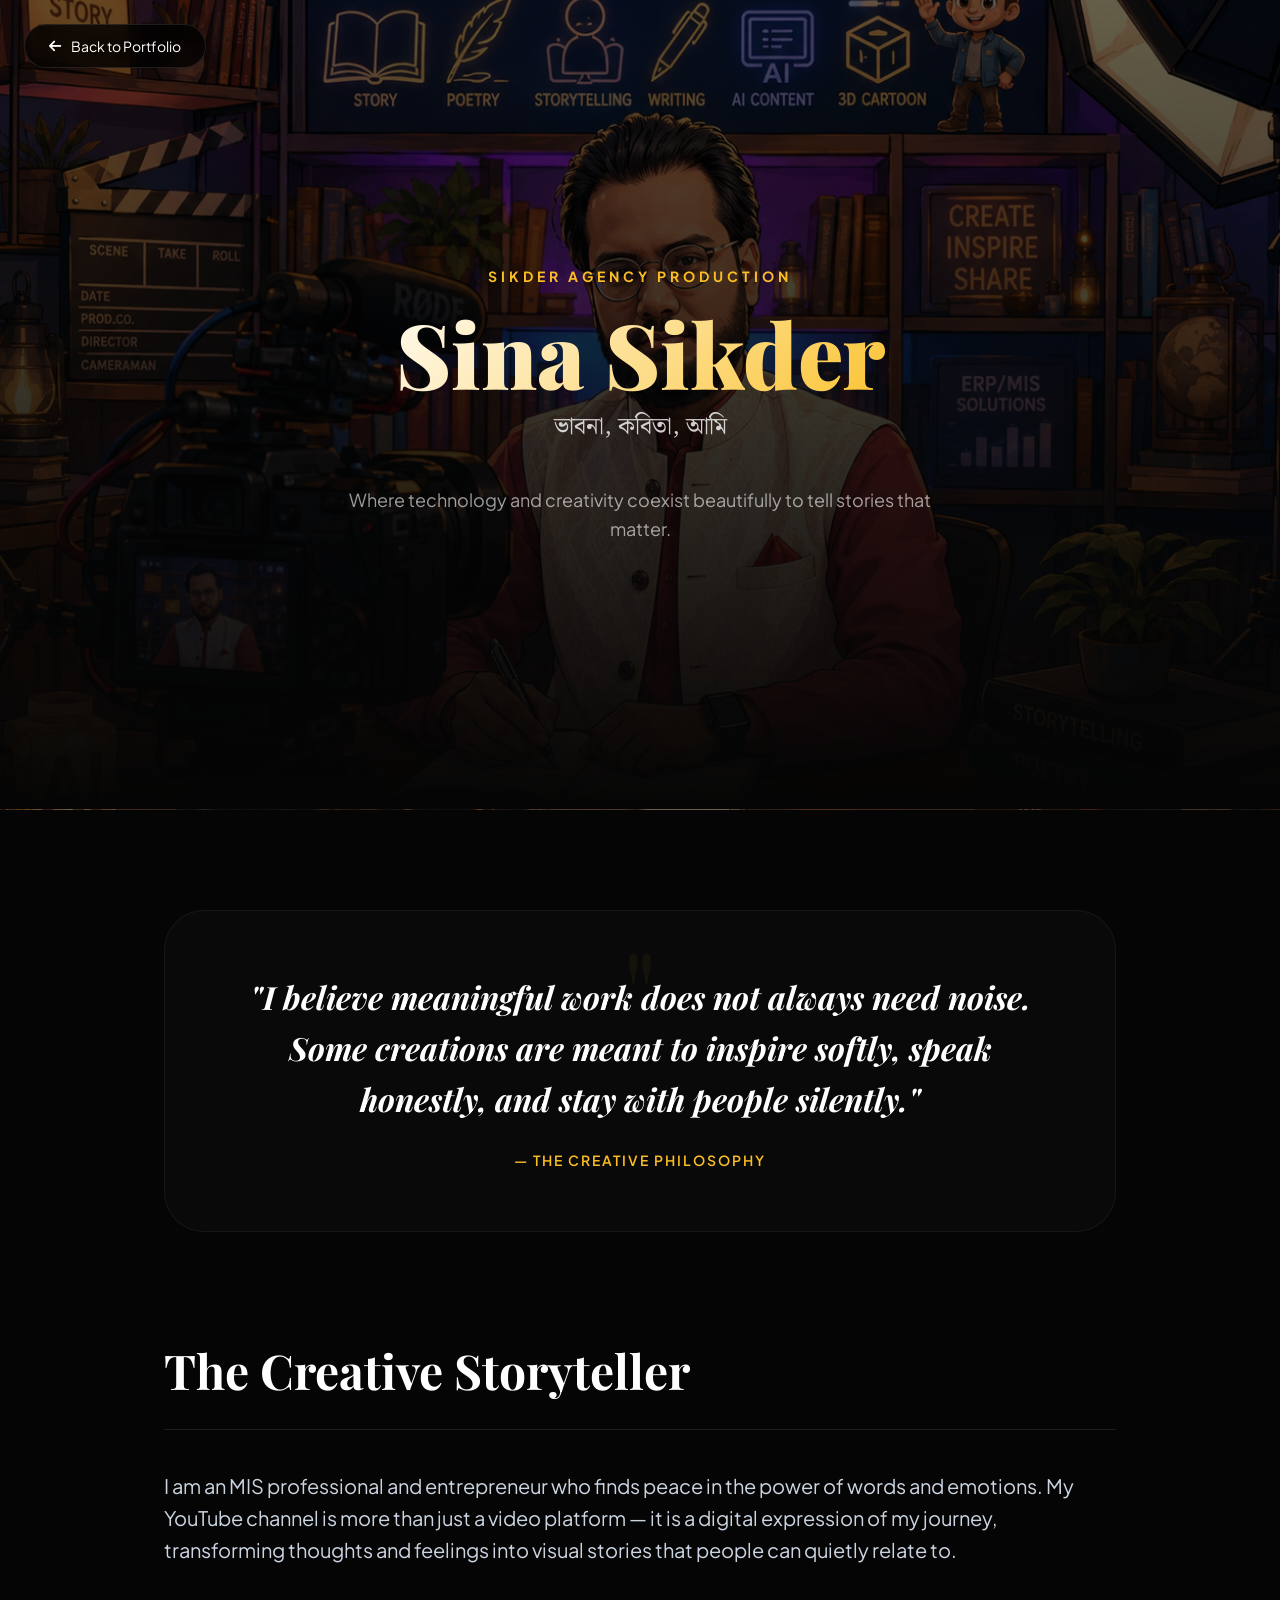
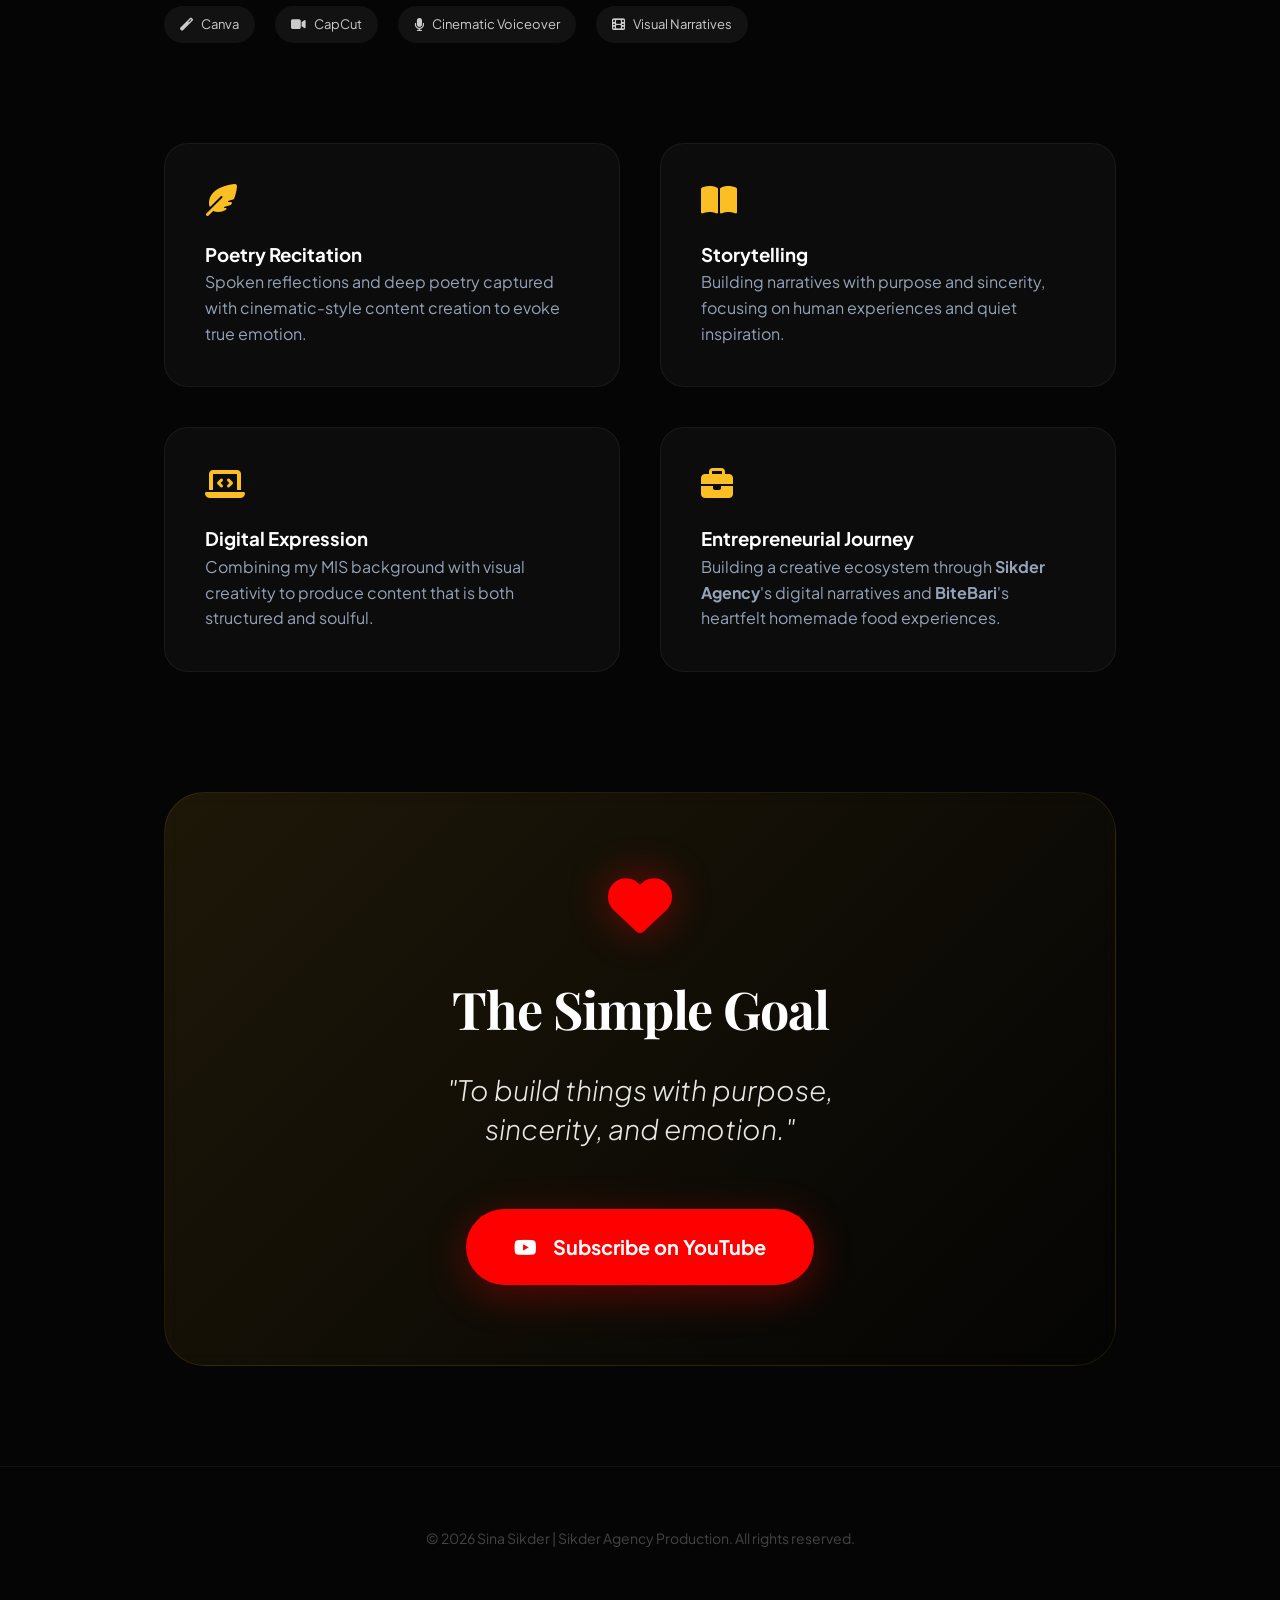
<file: youtube.html>
<!DOCTYPE html>
<html lang="en">
<head>
    <meta charset="UTF-8">
    <meta name="viewport" content="width=device-width, initial-scale=1.0">
    <title>Sina Sikder | YouTube & Content Creation</title>
    <link rel="stylesheet" href="style.css">
    <link rel="stylesheet" href="https://fonts.googleapis.com/css2?family=Playfair+Display:ital,wght@0,700;0,900;1,700&family=Plus+Jakarta+Sans:wght@300;400;500;600;700;800&family=Noto+Serif+Bengali:wght@400;700&display=swap">
    <link rel="stylesheet" href="https://cdnjs.cloudflare.com/ajax/libs/font-awesome/6.4.0/css/all.min.css">
    <style>
        :root {
            --yt-red: #FF0000;
            --yt-gold: #fbbf24;
            --yt-dark: #050505;
        }
        body {
            background: var(--yt-dark);
            color: #fff;
            font-family: 'Plus Jakarta Sans', sans-serif;
            overflow-x: hidden;
            line-height: 1.6;
        }

        .studio-hero {
            height: 90vh;
            display: flex;
            justify-content: center;
            align-items: center;
            position: relative;
            background: linear-gradient(rgba(0,0,0,0.6), var(--yt-dark)), url('youtube.png') no-repeat center center;
            background-size: cover;
            border-bottom: 1px solid rgba(255,255,255,0.05);
        }

        .hero-title-container {
            text-align: center;
            z-index: 10;
            padding: 0 20px;
        }

        .hero-tag {
            font-size: 14px;
            letter-spacing: 4px;
            text-transform: uppercase;
            color: var(--yt-gold);
            margin-bottom: 20px;
            display: block;
            font-weight: 700;
        }

        .hero-title {
            font-family: 'Playfair Display', serif;
            font-size: clamp(40px, 10vw, 90px);
            font-weight: 900;
            line-height: 1;
            margin-bottom: 10px;
            background: linear-gradient(135deg, #fff, var(--yt-gold));
            -webkit-background-clip: text;
            -webkit-text-fill-color: transparent;
        }

        .hero-subtitle {
            font-family: 'Noto Serif Bengali', serif;
            font-size: 24px;
            color: rgba(255,255,255,0.8);
            margin-bottom: 40px;
        }

        .article-container {
            max-width: 1000px;
            margin: 0 auto;
            padding: 100px 24px;
        }

        .philosophy-card {
            background: rgba(255, 255, 255, 0.02);
            border: 1px solid rgba(255, 255, 255, 0.05);
            padding: 60px;
            border-radius: 40px;
            text-align: center;
            margin-bottom: 100px;
            position: relative;
            overflow: hidden;
        }
        .philosophy-card::before {
            content: '"';
            position: absolute;
            top: 20px;
            left: 50%;
            transform: translateX(-50%);
            font-family: 'Playfair Display', serif;
            font-size: 120px;
            color: rgba(251, 191, 36, 0.05);
            line-height: 1;
        }

        .content-grid {
            display: grid;
            grid-template-columns: repeat(auto-fit, minmax(300px, 1fr));
            gap: 40px;
            margin-top: 80px;
            justify-content: center;
        }

        .feature-card {
            background: rgba(255, 255, 255, 0.03);
            padding: 40px;
            border-radius: 24px;
            border: 1px solid rgba(255, 255, 255, 0.05);
            transition: all 0.4s ease;
        }
        .feature-card:hover {
            background: rgba(255, 255, 255, 0.07);
            transform: translateY(-10px);
            border-color: var(--yt-gold);
        }
        .feature-card i {
            font-size: 32px;
            color: var(--yt-gold);
            margin-bottom: 24px;
        }

        .tool-badge {
            display: inline-flex;
            align-items: center;
            gap: 8px;
            padding: 8px 16px;
            background: rgba(255,255,255,0.05);
            border-radius: 100px;
            font-size: 13px;
            color: #ccc;
            margin-right: 10px;
            margin-top: 10px;
        }

        .vision-box {
            background: linear-gradient(135deg, rgba(251, 191, 36, 0.1), rgba(0,0,0,0));
            padding: 80px 40px;
            border-radius: 40px;
            text-align: center;
            border: 1px solid rgba(251, 191, 36, 0.1);
            backdrop-filter: blur(10px);
        }

        .heart-pulse {
            animation: pulse 2s infinite ease-in-out;
        }
        @keyframes pulse {
            0% { transform: scale(1); opacity: 1; }
            50% { transform: scale(1.15); opacity: 0.8; }
            100% { transform: scale(1); opacity: 1; }
        }

        .back-nav {
            position: fixed;
            top: 24px;
            left: 24px;
            z-index: 1000;
        }
        .btn-back {
            background: rgba(0,0,0,0.8);
            backdrop-filter: blur(10px);
            padding: 10px 24px;
            border-radius: 100px;
            color: #FFF;
            text-decoration: none;
            border: 1px solid rgba(255,255,255,0.1);
            font-size: 14px;
            display: flex;
            align-items: center;
            gap: 10px;
            transition: all 0.3s ease;
        }
        .btn-back:hover {
            background: var(--yt-red);
            border-color: var(--yt-red);
        }

        .reveal {
            opacity: 0;
            transform: translateY(30px);
            transition: all 0.8s ease-out;
        }
        .reveal.active {
            opacity: 1;
            transform: translateY(0);
        }

        @media (max-width: 768px) {
            .studio-hero { height: 60vh; }
            .philosophy-card { padding: 40px 20px; border-radius: 24px; }
            .hero-title { font-size: 42px; }
            .hero-subtitle { font-size: 18px; }
            .article-container { padding: 60px 20px; }
            .philosophy-card h2 { font-size: 22px; }
            .content-grid { grid-template-columns: 1fr; gap: 20px; }
            .vision-box { padding: 40px 20px; border-radius: 24px; }
            .back-nav { top: 15px; left: 15px; }
            .btn-back { padding: 8px 16px; font-size: 12px; }
        }
    </style>
</head>
<body>

    <div class="back-nav">
        <a href="index.html" class="btn-back"><i class="fas fa-arrow-left"></i> Back to Portfolio</a>
    </div>

    <header class="studio-hero">
        <div class="hero-title-container reveal">
            <span class="hero-tag">Sikder Agency Production</span>
            <h1 class="hero-title">Sina Sikder</h1>
            <div class="hero-subtitle">ভাবনা, কবিতা, আমি</div>
            <p style="max-width: 600px; margin: 0 auto; color: rgba(255,255,255,0.6); font-size: 18px;">
                Where technology and creativity coexist beautifully to tell stories that matter.
            </p>
        </div>
    </header>

    <main class="article-container">
        
        <!-- Philosophy Section -->
        <div class="philosophy-card reveal">
            <h2 style="font-family: 'Playfair Display', serif; font-size: 32px; font-style: italic; margin-bottom: 24px; color: #fff;">
                "I believe meaningful work does not always need noise. Some creations are meant to inspire softly, speak honestly, and stay with people silently."
            </h2>
            <p style="color: var(--yt-gold); font-weight: 600; text-transform: uppercase; letter-spacing: 2px; font-size: 14px;">— The Creative Philosophy</p>
        </div>

        <!-- Professional Context -->
        <div class="reveal" style="margin-bottom: 100px;">
            <h2 style="font-family: 'Playfair Display', serif; font-size: 48px; margin-bottom: 40px; border-bottom: 1px solid rgba(255,255,255,0.1); padding-bottom: 20px;">The Creative Storyteller</h2>
            <p style="font-size: 20px; color: #cbd5e1; margin-bottom: 30px;">
                I am an MIS professional and entrepreneur who finds peace in the power of words and emotions. My YouTube channel is more than just a video platform — it is a digital expression of my journey, transforming thoughts and feelings into visual stories that people can quietly relate to.
            </p>
            <div style="display: flex; flex-wrap: wrap; gap: 10px;">
                <span class="tool-badge"><i class="fas fa-magic"></i> Canva</span>
                <span class="tool-badge"><i class="fas fa-video"></i> CapCut</span>
                <span class="tool-badge"><i class="fas fa-microphone"></i> Cinematic Voiceover</span>
                <span class="tool-badge"><i class="fas fa-film"></i> Visual Narratives</span>
            </div>
        </div>

        <!-- Core Categories -->
        <div class="content-grid">
            <div class="feature-card reveal">
                <i class="fas fa-feather-alt"></i>
                <h3>Poetry Recitation</h3>
                <p style="color: #94a3b8; font-size: 16px;">Spoken reflections and deep poetry captured with cinematic-style content creation to evoke true emotion.</p>
            </div>
            <div class="feature-card reveal">
                <i class="fas fa-book-open"></i>
                <h3>Storytelling</h3>
                <p style="color: #94a3b8; font-size: 16px;">Building narratives with purpose and sincerity, focusing on human experiences and quiet inspiration.</p>
            </div>
            <div class="feature-card reveal">
                <i class="fas fa-laptop-code"></i>
                <h3>Digital Expression</h3>
                <p style="color: #94a3b8; font-size: 16px;">Combining my MIS background with visual creativity to produce content that is both structured and soulful.</p>
            </div>
            <div class="feature-card reveal">
                <i class="fas fa-briefcase"></i>
                <h3>Entrepreneurial Journey</h3>
                <p style="color: #94a3b8; font-size: 16px;">Building a creative ecosystem through <strong>Sikder Agency</strong>'s digital narratives and <strong>BiteBari</strong>'s heartfelt homemade food experiences.</p>
            </div>
        </div>

        <!-- Goal Section -->
        <div class="vision-box reveal" style="margin-top: 120px; position: relative; overflow: hidden;">
            <div class="heart-pulse">
                <i class="fas fa-heart" style="font-size: 64px; color: var(--yt-red); filter: drop-shadow(0 0 20px rgba(255, 0, 0, 0.4));"></i>
            </div>
            <h3 style="font-family: 'Playfair Display', serif; font-size: clamp(32px, 6vw, 52px); margin: 30px 0 20px; color: #fff; letter-spacing: -1px;">The Simple Goal</h3>
            <div style="max-width: 700px; margin: 0 auto;">
                <p style="font-size: clamp(20px, 4vw, 28px); color: #fff; line-height: 1.4; font-weight: 300; font-style: italic; opacity: 0.9;">
                    "To build things with purpose, <br>sincerity, and emotion."
                </p>
            </div>
            <div style="margin-top: 60px;">
                <a href="https://youtube.com/@imsinasikder" target="_blank" class="cta-button" style="background: var(--yt-red); color: #fff; padding: 22px 48px; font-size: 20px; box-shadow: 0 10px 40px rgba(255, 0, 0, 0.3);">
                    <i class="fab fa-youtube" style="margin-right: 12px;"></i> Subscribe on YouTube
                </a>
            </div>
        </div>

    </main>

    <footer style="text-align: center; padding: 60px 0; border-top: 1px solid rgba(255,255,255,0.05);">
        <p style="color: #444; font-size: 14px;">&copy; 2026 Sina Sikder | Sikder Agency Production. All rights reserved.</p>
    </footer>

    <script src="script.js"></script>
    <script>
        const observer = new IntersectionObserver((entries) => {
            entries.forEach(entry => {
                if (entry.isIntersecting) {
                    entry.target.classList.add('active');
                }
            });
        }, { threshold: 0.1 });

        document.querySelectorAll('.reveal').forEach(el => observer.observe(el));
    </script>
</body>
</html>
</file>
<file: style.css>
@import url('https://fonts.googleapis.com/css2?family=Plus+Jakarta+Sans:wght@300;400;500;600;700;800&display=swap');

:root {
    --bg-dark: #0A0A0A;
    --bg-card: #141414;
    --accent: #FFFFFF;
    --accent-muted: #888888;
    --accent-dim: #1A1A1A;
    --text-primary: #FFFFFF;
    --text-secondary: #A1A1AA;
    --border-color: rgba(255, 255, 255, 0.08);
    --glass-bg: rgba(255, 255, 255, 0.03);
    --glass-border: rgba(255, 255, 255, 0.1);
    --glow-color: rgba(255, 255, 255, 0.05);
    
    --radius-lg: 32px;
    --radius-md: 24px;
    --radius-sm: 16px;
    
    --transition: all 0.5s cubic-bezier(0.23, 1, 0.32, 1);
}

* {
    margin: 0;
    padding: 0;
    box-sizing: border-box;
}

html {
    scroll-behavior: smooth;
}

body {
    background-color: var(--bg-dark);
    color: var(--text-primary);
    font-family: 'Plus Jakarta Sans', sans-serif;
    line-height: 1.5;
    overflow-x: hidden;
}

/* Custom Scrollbar */
::-webkit-scrollbar {
    width: 6px;
}
::-webkit-scrollbar-track {
    background: var(--bg-dark);
}
::-webkit-scrollbar-thumb {
    background: #333;
    border-radius: 10px;
}

.container {
    max-width: 1400px;
    margin: 0 auto;
    padding: 0 32px;
}

/* Navigation */
.nav-wrapper {
    position: fixed;
    top: 24px;
    left: 50%;
    transform: translateX(-50%);
    z-index: 1000;
    width: auto;
    max-width: 95vw;
}

.nav-bar {
    background: rgba(10, 10, 10, 0.8);
    backdrop-filter: blur(20px);
    border: 1px solid var(--glass-border);
    padding: 6px;
    border-radius: 100px;
    display: flex;
    gap: 4px;
    box-shadow: 0 10px 40px rgba(0, 0, 0, 0.5);
}

.nav-item {
    padding: 10px 18px;
    color: var(--text-secondary);
    text-decoration: none;
    font-size: 14px;
    font-weight: 500;
    border-radius: 100px;
    transition: var(--transition);
    white-space: nowrap;
}

.nav-item:hover, .nav-item.active {
    color: var(--text-primary);
    background: rgba(255, 255, 255, 0.1);
}

/* Sections */
section {
    padding: 60px 0 40px;
}

/* Hero Section */
.hero {
    display: grid;
    grid-template-columns: 1.2fr 0.8fr;
    gap: 40px;
    align-items: center;
    min-height: 80vh;
    padding-top: 160px; /* Increased padding to clear nav */
}

.hero-text h1 {
    font-size: clamp(48px, 8vw, 84px);
    font-weight: 800;
    letter-spacing: -2px;
    line-height: 0.9;
    margin-bottom: 24px;
    overflow: hidden;
}

.sina {
    display: inline-block;
    animation: slideFromLeft 1.5s cubic-bezier(0.23, 1, 0.32, 1) forwards;
}

.sikder {
    display: inline-block;
    color: var(--accent-muted);
    animation: slideFromRight 1.5s cubic-bezier(0.23, 1, 0.32, 1) forwards;
}

@keyframes slideFromLeft {
    from {
        opacity: 0;
        transform: translateX(-150px);
    }
    to {
        opacity: 1;
        transform: translateX(0);
    }
}

@keyframes slideFromRight {
    from {
        opacity: 0;
        transform: translateX(150px);
    }
    to {
        opacity: 1;
        transform: translateX(0);
    }
}

.hero-text p {
    font-size: 20px;
    color: var(--text-secondary);
    max-width: 540px;
    margin-bottom: 40px;
}

.hero-image-card {
    background: var(--bg-card);
    border-radius: var(--radius-lg);
    overflow: hidden;
    height: 450px; /* Slightly reduced height */
    max-width: 100%;
    border: 1px solid var(--border-color);
    position: relative;
    box-shadow: 0 20px 40px rgba(0,0,0,0.3);
}

.hero-image-card img {
    width: 100%;
    height: 100%;
    object-fit: cover;
    filter: grayscale(0.2);
    transition: var(--transition);
}

.hero-image-card:hover img {
    transform: scale(1.05);
    filter: grayscale(0);
}

/* Stats Grid */
.stats-grid {
    display: grid;
    grid-template-columns: repeat(3, 1fr);
    gap: 24px;
    margin-top: 20px;
}

.stat-card {
    background: var(--bg-card);
    padding: 40px;
    border-radius: var(--radius-md);
    border: 1px solid var(--border-color);
}

.stat-card h2 {
    font-size: 48px;
    font-weight: 800;
    margin-bottom: 8px;
}

.stat-card p {
    color: var(--accent-muted);
    font-size: 14px;
    text-transform: uppercase;
    letter-spacing: 1px;
}

/* Projects Section */
.projects-header {
    margin-bottom: 30px;
    text-align: center;
}

.projects-header h2 {
    font-size: 48px;
    font-weight: 700;
    display: inline-block;
    position: relative;
    padding-bottom: 10px;
}

.projects-header h2::after {
    content: '';
    position: absolute;
    bottom: 0;
    left: 50%;
    width: 0;
    height: 3px;
    background: var(--accent);
    transition: width 0.8s ease;
    transform: translateX(-50%);
}

.projects-header.active h2::after {
    width: 60px;
}

.projects-grid {
    display: grid;
    grid-template-columns: repeat(4, 1fr);
    gap: 20px;
}

.project-card {
    background: var(--bg-card);
    border-radius: var(--radius-lg);
    padding: 12px;
    border: 1px solid var(--border-color);
    text-decoration: none;
    color: inherit;
    transition: all 0.4s cubic-bezier(0.175, 0.885, 0.32, 1.275);
    display: flex;
    flex-direction: column;
}

.project-card:hover {
    transform: translateY(-10px) scale(1.02);
    border-color: var(--accent);
    box-shadow: 0 20px 40px rgba(0,0,0,0.3);
}

.project-thumb {
    width: 100%;
    height: 160px;
    border-radius: var(--radius-md);
    overflow: hidden;
    margin-bottom: 12px;
    background: #111;
    display: flex;
    align-items: center;
    justify-content: center;
    padding: 12px;
    border: 1px solid rgba(255, 255, 255, 0.05);
}

.project-thumb img {
    max-width: 100%;
    max-height: 100%;
    object-fit: contain;
    transition: transform 0.6s ease;
}

.project-card:hover .project-thumb img {
    transform: scale(1.1);
}

.project-thumb.full-thumb {
    padding: 0;
}

.project-thumb.full-thumb img {
    width: 100%;
    height: 100%;
    object-fit: cover;
}

.project-card:hover {
    transform: translateY(-10px);
    border-color: var(--card-glow, var(--accent));
    box-shadow: 0 20px 40px color-mix(in srgb, var(--card-glow) 20%, transparent);
}

.project-card:hover .project-thumb img {
    transform: scale(1.1);
}

.cartoon-filter {
    filter: url(#cartoon-filter-svg) contrast(1.2) brightness(1.1) saturate(1.5) drop-shadow(0 0 10px rgba(255,255,255,0.1));
    transition: var(--transition);
}

.project-info h3 {
    font-size: 16px;
    margin-bottom: 6px;
    font-weight: 700;
}

.project-info p {
    font-size: 12px;
    color: var(--text-secondary);
    line-height: 1.4;
}

/* Experience Section */
.experience-list {
    display: flex;
    flex-direction: column;
    gap: 16px;
}

.exp-item {
    display: grid;
    grid-template-columns: 1fr 2fr 1fr;
    padding: 32px;
    background: var(--bg-card);
    border-radius: var(--radius-md);
    border: 1px solid var(--border-color);
    align-items: center;
}

.exp-item h3 {
    font-size: 20px;
}

.exp-item p {
    color: var(--text-secondary);
}

.exp-date {
    text-align: right;
    color: var(--accent-muted);
}

/* Tools Section */
.tools-grid {
    display: grid;
    grid-template-columns: repeat(4, 1fr);
    gap: 20px;
}

.tool-card {
    background: var(--bg-card);
    padding: 20px;
    border-radius: var(--radius-sm);
    border: 1px solid var(--border-color);
    display: flex;
    align-items: center;
    gap: 16px;
    transition: var(--transition);
    cursor: default;
}

.tool-card:hover {
    background: rgba(255, 255, 255, 0.05);
    border-color: rgba(255, 255, 255, 0.2);
    transform: translateY(-5px);
}

.tool-icon {
    width: 40px;
    height: 40px;
    display: flex;
    align-items: center;
    justify-content: center;
    font-size: 24px;
    color: var(--accent-muted);
}

/* Contact Section */
.contact-footer {
    padding: 100px 0;
    text-align: center;
    background: linear-gradient(180deg, var(--bg-dark) 0%, #000 100%);
}

.contact-footer h2 {
    font-size: 64px;
    font-weight: 800;
    margin-bottom: 40px;
}

.cta-button {
    padding: 20px 40px;
    background: #fff;
    color: #000;
    text-decoration: none;
    border-radius: 100px;
    font-weight: 700;
    font-size: 18px;
    transition: var(--transition);
    display: inline-block;
}

.cta-button:hover {
    transform: scale(1.05);
    box-shadow: 0 0 40px rgba(255, 255, 255, 0.2);
}

/* Reveal Animation */
.reveal {
    opacity: 0;
    transform: translateY(40px);
    transition: all 1s cubic-bezier(0.23, 1, 0.32, 1);
}

.reveal.active {
    opacity: 1;
    transform: translateY(0);
}

/* Social Bar */
.social-bar {
    display: flex;
    gap: 20px;
    margin-top: 20px;
}

.social-bar a {
    color: var(--text-secondary);
    font-size: 24px;
    transition: var(--transition);
}

.social-bar a:hover {
    color: var(--text-primary);
    transform: translateY(-3px);
}

/* Contact Links */
.contact-links {
    margin-top: 40px;
}

.contact-link-item {
    color: var(--text-secondary);
    text-decoration: none;
    font-size: 16px;
    display: inline-flex;
    align-items: center;
    gap: 8px;
    transition: var(--transition);
}

.contact-link-item i {
    color: #25D366;
    font-size: 24px;
}

.contact-link-item:hover {
    color: var(--text-primary);
    transform: scale(1.05);
}

/* Footer */
.footer {
    padding: 60px 0;
    text-align: center;
    border-top: 1px solid var(--border-color);
}

.footer p {
    color: var(--accent-muted);
    font-size: 14px;
}

/* Back to Top */
.back-to-top {
    position: fixed;
    bottom: 30px;
    right: 30px;
    width: 50px;
    height: 50px;
    background: var(--bg-card);
    border: 1px solid var(--border-color);
    border-radius: 50%;
    color: var(--text-primary);
    font-size: 20px;
    cursor: pointer;
    display: flex;
    align-items: center;
    justify-content: center;
    transition: var(--transition);
    opacity: 0;
    visibility: hidden;
    z-index: 1000;
}

.back-to-top.show {
    opacity: 1;
    visibility: visible;
}

.back-to-top:hover {
    background: var(--accent);
    color: var(--bg-dark);
    transform: translateY(-5px);
}

@media (max-width: 768px) {
    section {
        padding: 40px 0;
    }
    
    .nav-bar {
        padding: 4px;
        gap: 2px;
    }
    
    .nav-item {
        padding: 8px 10px;
        font-size: 11px;
    }

    .hero {
        grid-template-columns: 1fr;
        text-align: center;
        padding-top: 120px;
        min-height: auto;
    }
    
    .hero-text h1 {
        font-size: 48px;
        letter-spacing: -1px;
    }
    
    .hero-text p {
        margin: 0 auto 30px;
        font-size: 16px;
    }
    
    .hero-image-card {
        height: 350px;
    }
    
    .stats-grid {
        grid-template-columns: 1fr;
        gap: 16px;
    }
    
    .stat-card {
        padding: 24px;
    }

    .stat-card h2 {
        font-size: 36px;
    }

    .projects-grid {
        grid-template-columns: 1fr;
    }

    .exp-item {
        grid-template-columns: 1fr;
        gap: 12px;
        text-align: center;
        padding: 24px;
    }
    
    .exp-date {
        text-align: center;
    }
    
    .tools-grid {
        grid-template-columns: repeat(2, 1fr);
    }

    .contact-footer h2 {
        font-size: 36px;
    }
    
    .cta-button {
        padding: 16px 32px;
        font-size: 16px;
    }
}

@media (max-width: 480px) {
    .nav-item {
        padding: 6px 8px;
        font-size: 10px;
    }
    
    .hero-text h1 {
        font-size: 40px;
    }
    
    .projects-grid {
        grid-template-columns: 1fr; /* Stacking on very small phones for readability */
    }

    .tools-grid {
        grid-template-columns: 1fr;
    }
}
</file>
